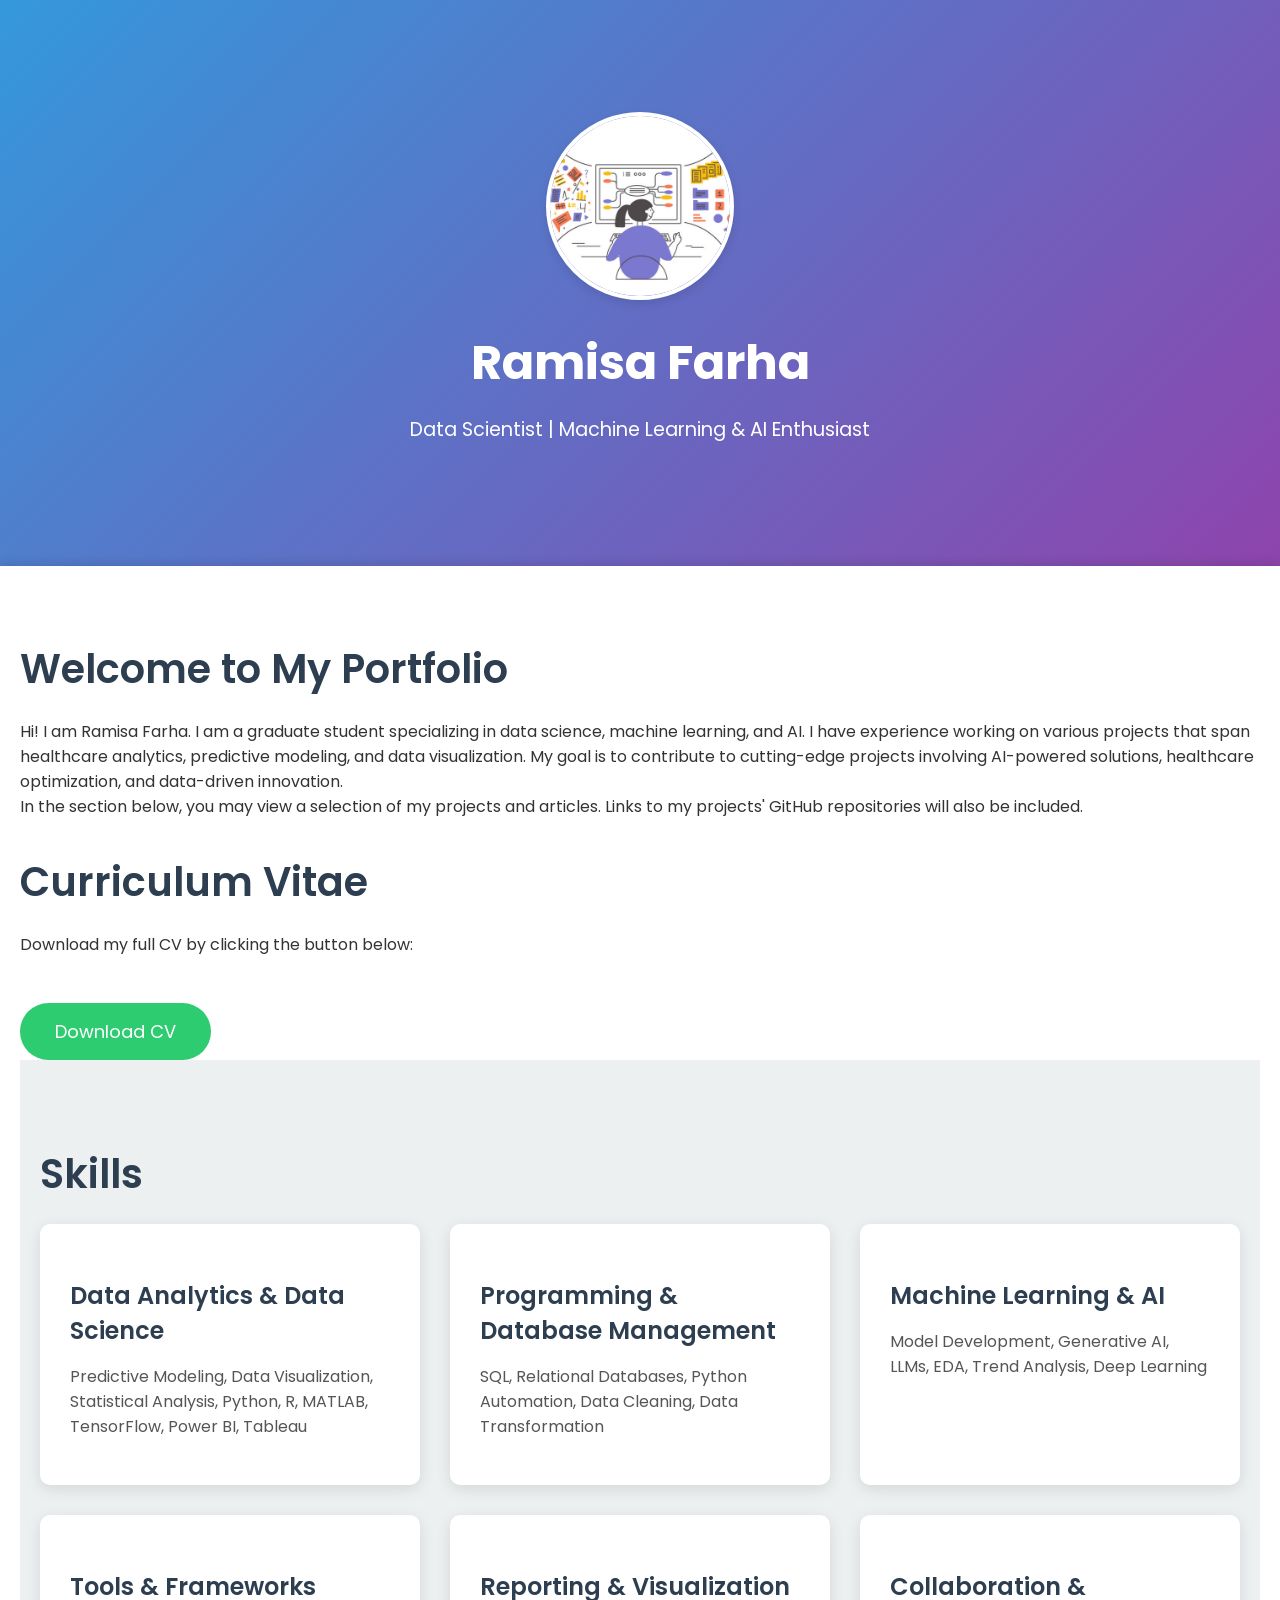
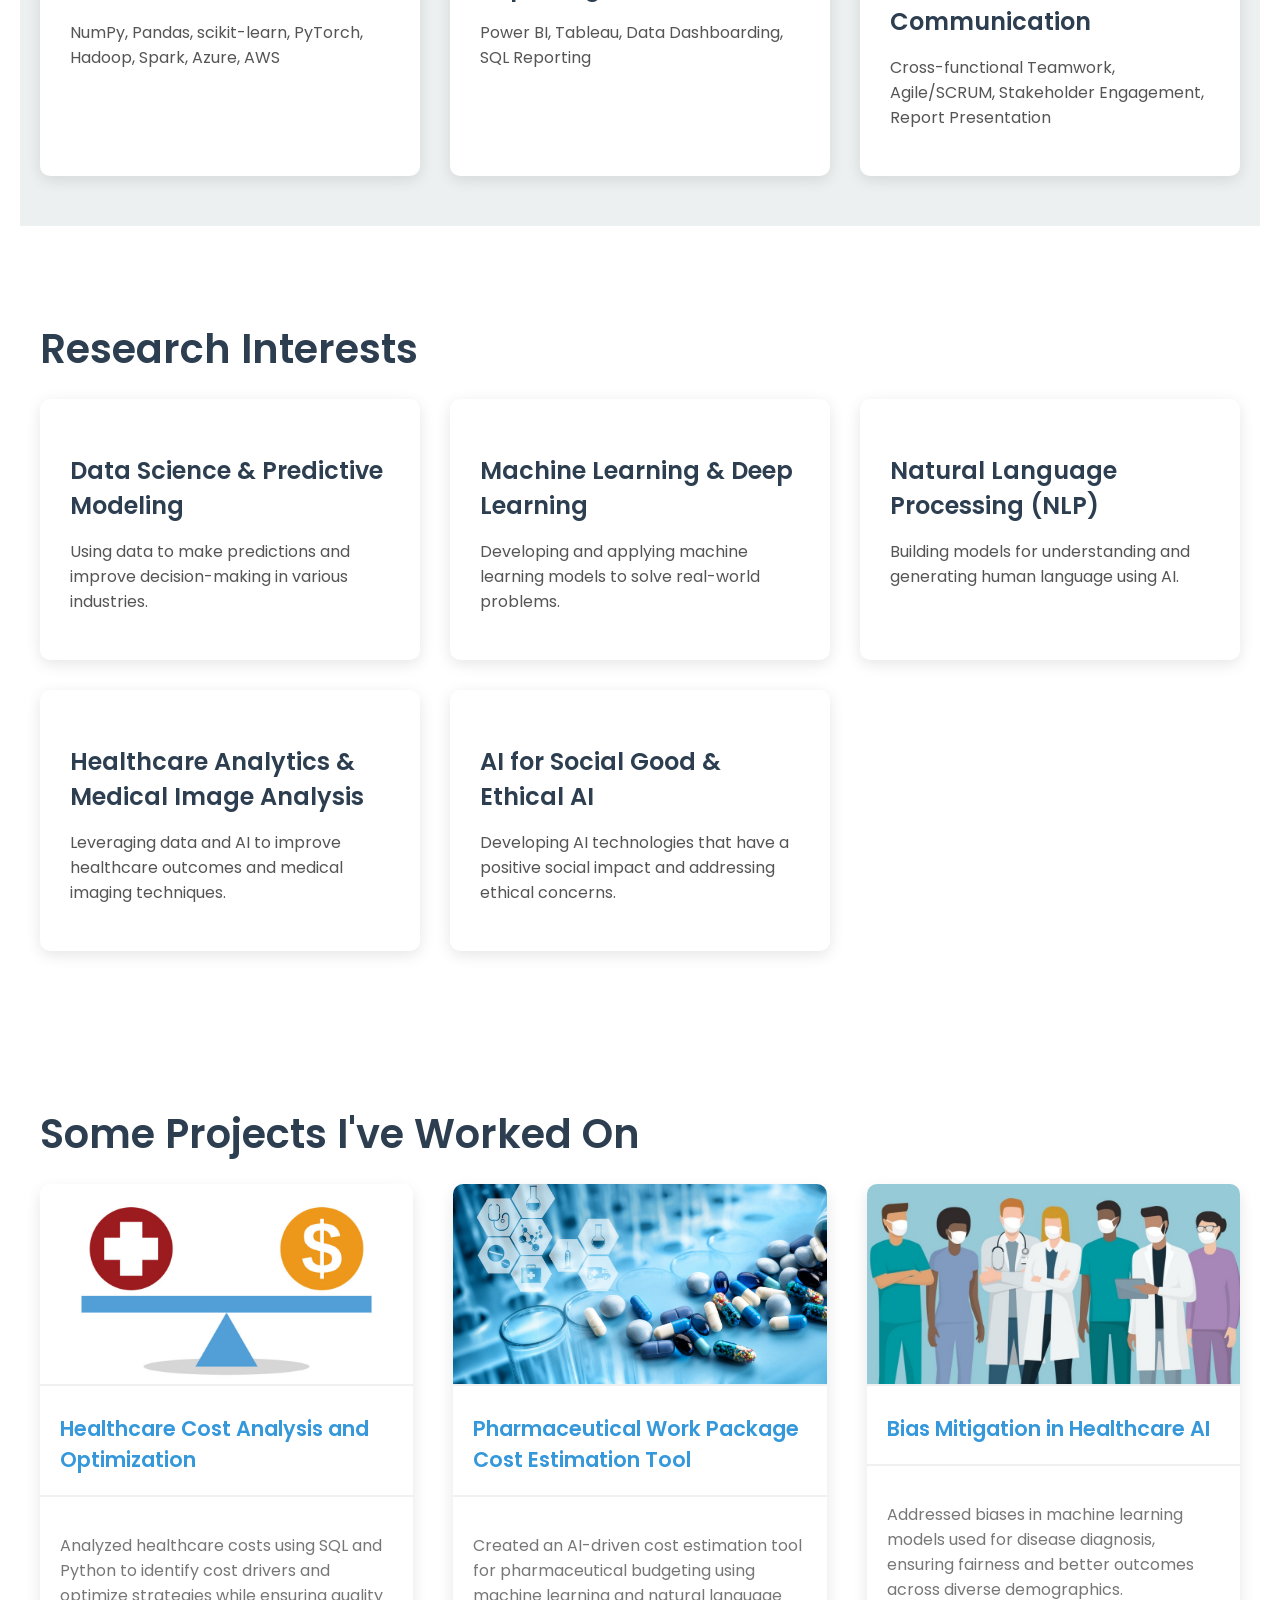
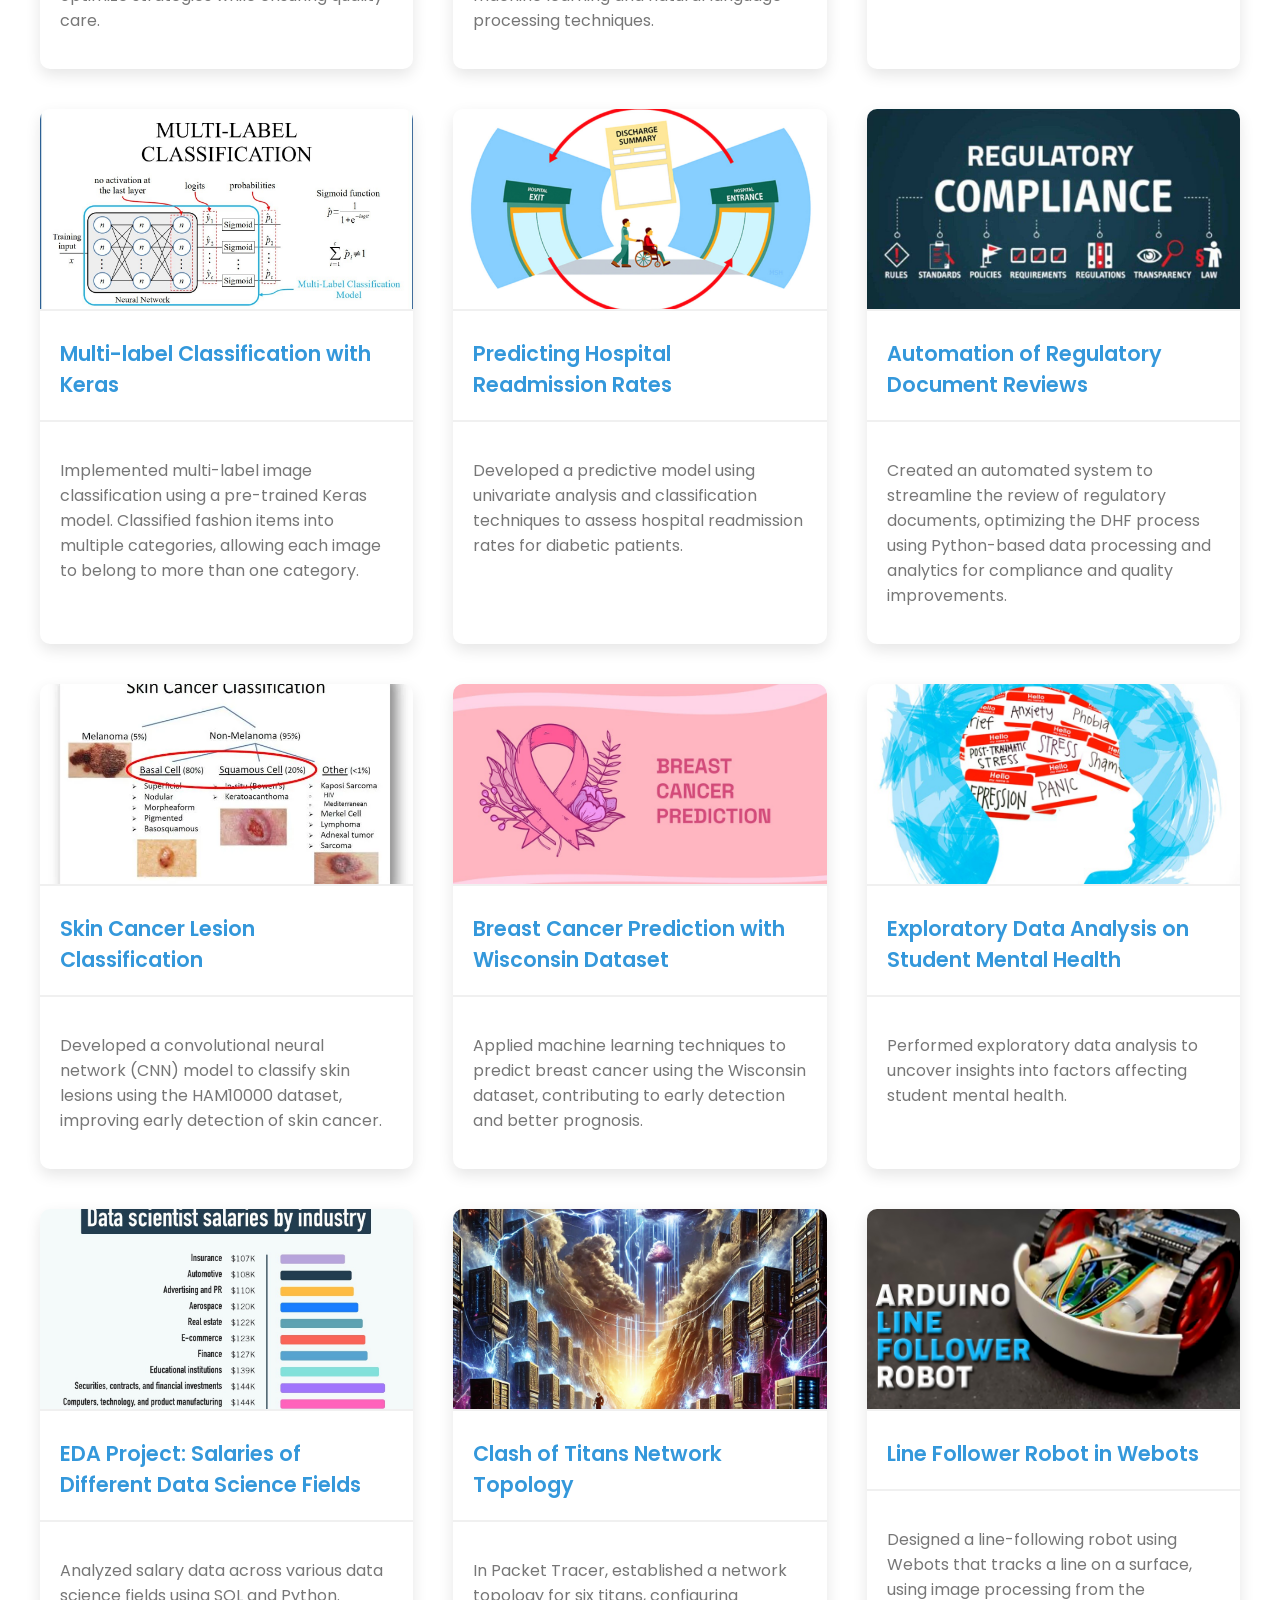
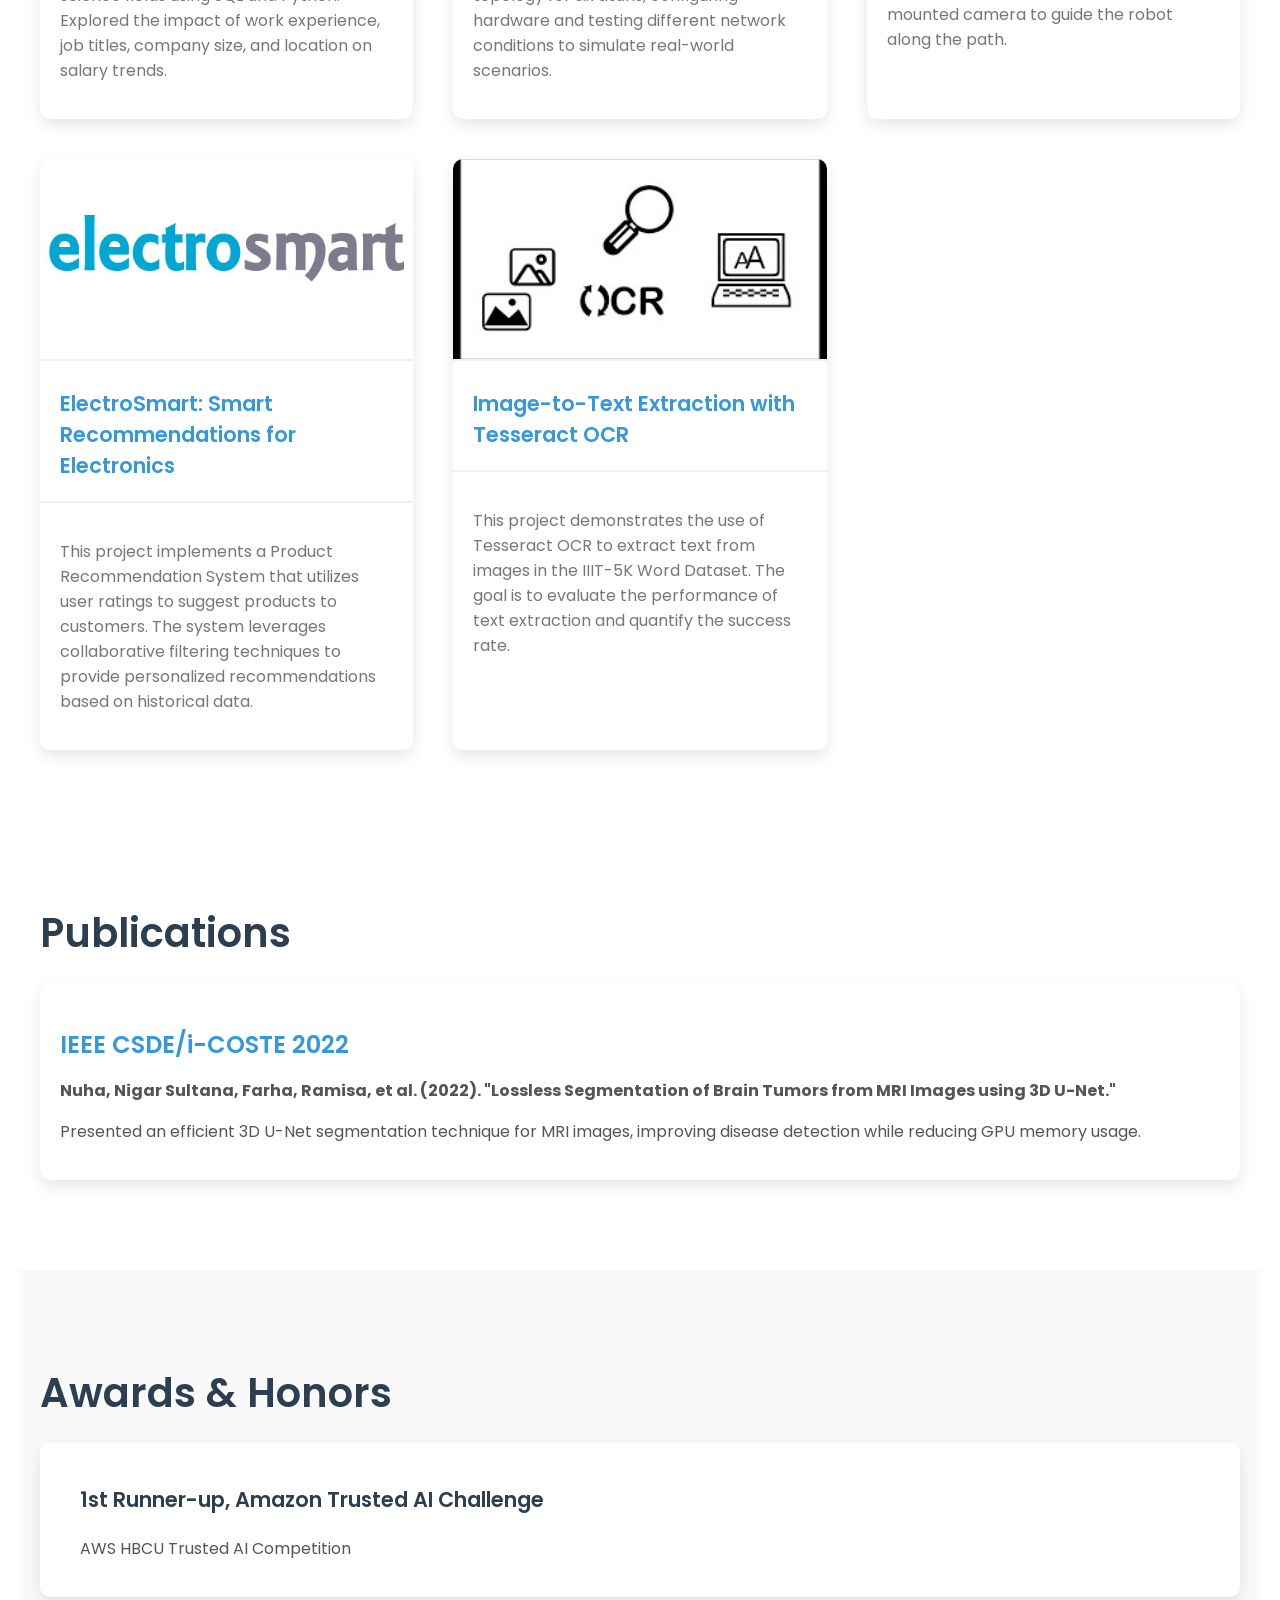
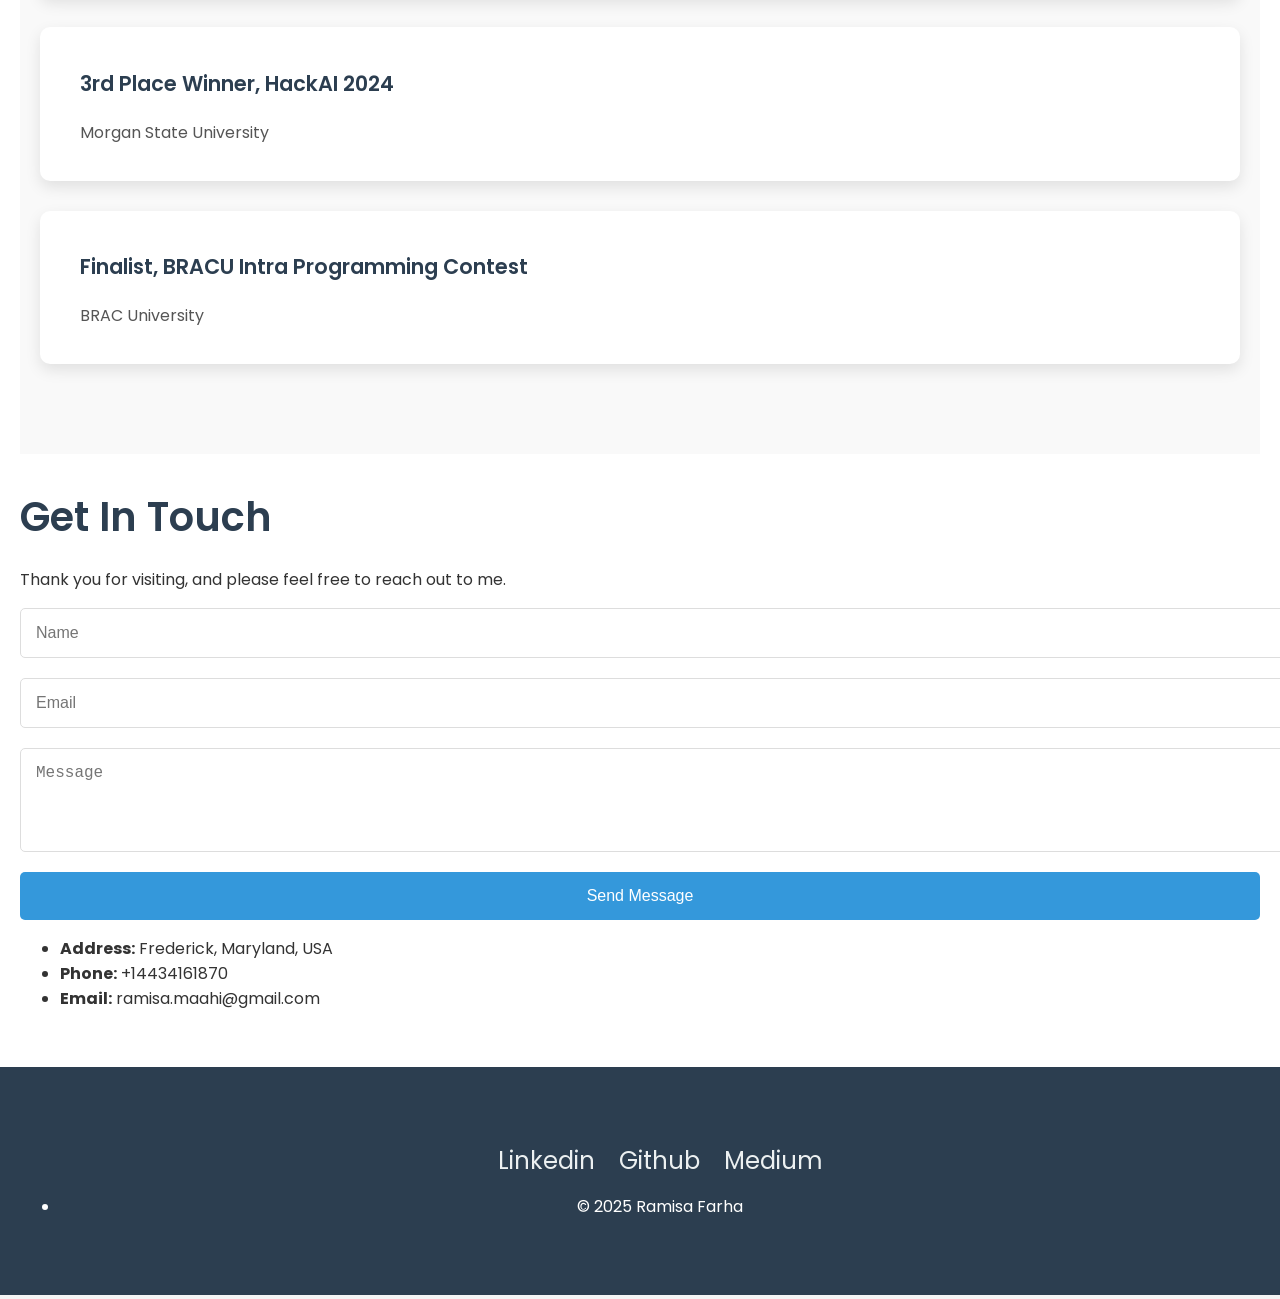
<file: index.html>
<!DOCTYPE HTML>
<html lang="en">
<head>
    <meta charset="UTF-8">
    <meta name="viewport" content="width=device-width, initial-scale=1.0, maximum-scale=1.0, user-scalable=no">
    <title>Ramisa Farha - Portfolio</title>
    
    <!-- Google Fonts -->
    <link href="https://fonts.googleapis.com/css2?family=Poppins:wght@400;500;600&display=swap" rel="stylesheet">
    
    <!-- Main CSS -->
    <link rel="stylesheet" href="assets/css/main.css">
    
    <style>
        /* Global Styles */
        body {
            font-family: 'Poppins', sans-serif;
            background-color: #f5f5f5;
            margin: 0;
            padding: 0;
            box-sizing: border-box;
            color: #333;
        }

        a {
            text-decoration: none;
            color: inherit;
        }

        /* Header Section */
        #header {
            background: linear-gradient(135deg, #3498db, #8e44ad);
            color: #fff;
            padding: 80px 20px;
            text-align: center;
            box-shadow: 0 4px 10px rgba(0, 0, 0, 0.1);
        }

        #header .inner {
            max-width: 1200px;
            margin: 0 auto;
        }

        #header .avatar img {
            border-radius: 50%;
            width: 180px;
            height: 180px;
            object-fit: cover;
            border: 4px solid #fff;
            margin-bottom: 20px;
            box-shadow: 0 4px 10px rgba(0, 0, 0, 0.1);
        }

        #header h1 {
            font-size: 3rem;
            font-weight: 600;
            margin-bottom: 10px;
        }

        #header .profession {
            font-size: 1.4rem;
            font-weight: 400;
        }

        /* Button Style */
        .cv-button {
            display: inline-block;
            padding: 15px 35px;
            background-color: #2ecc71;
            color: #fff;
            font-size: 18px;
            border-radius: 30px;
            transition: all 0.3s ease-in-out;
            margin-top: 30px;
        }

        .cv-button:hover {
            background-color: #27ae60;
            transform: translateY(-5px);
            box-shadow: 0 4px 15px rgba(0, 0, 0, 0.2);
        }

        /* Main Content */
        #main {
            padding: 40px 20px;
            background-color: #fff;
            box-shadow: 0 -4px 10px rgba(0, 0, 0, 0.1);
        }

        /* Section Header */
        h2 {
            font-size: 2.5rem;
            font-weight: 600;
            margin-bottom: 20px;
            color: #2c3e50;
        }

        /* Skills Section */
        #two {
            padding: 50px 20px;
            background-color: #ecf0f1;
        }

        .skill-cards {
            display: grid;
            grid-template-columns: repeat(auto-fill, minmax(300px, 1fr));
            gap: 30px;
        }

        .skill-card {
            background-color: #fff;
            border-radius: 10px;
            box-shadow: 0 4px 15px rgba(0, 0, 0, 0.1);
            padding: 30px;
            transition: all 0.3s ease;
        }

        .skill-card:hover {
            box-shadow: 0 6px 20px rgba(0, 0, 0, 0.2);
        }

        .skill-card h3 {
            font-size: 1.5rem;
            font-weight: 600;
            color: #2c3e50;
            margin-bottom: 10px;
        }

        .skill-card p {
            font-size: 1rem;
            color: #555;
        }

        /* Research Interests Section */
        #three {
            padding: 60px 20px;
        }

        .research-cards {
            display: grid;
            grid-template-columns: repeat(auto-fill, minmax(300px, 1fr));
            gap: 30px;
        }

        .research-card {
            background-color: #fff;
            border-radius: 10px;
            padding: 30px;
            box-shadow: 0 4px 15px rgba(0, 0, 0, 0.1);
            transition: all 0.3s ease;
        }

        .research-card:hover {
            box-shadow: 0 6px 20px rgba(0, 0, 0, 0.2);
        }

        .research-card h3 {
            font-size: 1.5rem;
            font-weight: 600;
            color: #2c3e50;
            margin-bottom: 10px;
        }

        .research-card p {
            font-size: 1rem;
            color: #555;
        }

        /* Projects Section */
        #five {
            padding: 60px 20px;
        }

        .row {
            display: grid;
            grid-template-columns: repeat(auto-fill, minmax(280px, 1fr));
            gap: 40px;
        }

        .work-item {
            background-color: #fff;
            border-radius: 10px;
            box-shadow: 0 6px 15px rgba(0, 0, 0, 0.1);
            overflow: hidden;
            transition: all 0.3s ease;
        }

        .work-item:hover {
            box-shadow: 0 10px 25px rgba(0, 0, 0, 0.2);
        }

        .work-item .image img {
            width: 100%;
            height: 200px;
            object-fit: cover;
            border-bottom: 2px solid #f0f0f0;
        }

        .work-item h3 {
            font-size: 1.3rem;
            font-weight: 600;
            color: #3498db;
            padding: 20px;
            margin: 0;
            border-bottom: 2px solid #f0f0f0;
        }

        .work-item p {
            padding: 20px;
            font-size: 1rem;
            color: #777;
        }

        /* Publications Section */
        #six {
            padding: 60px 20px;
        }

        .publication-item {
            background-color: #fff;
            border-radius: 10px;
            padding: 20px;
            box-shadow: 0 6px 15px rgba(0, 0, 0, 0.1);
            margin-bottom: 30px;
            transition: all 0.3s ease;
        }

        .publication-item:hover {
            box-shadow: 0 10px 25px rgba(0, 0, 0, 0.2);
        }

        .publication-item h3 {
            font-size: 1.5rem;
            color: #2c3e50;
            margin-bottom: 10px;
        }

        .publication-item p {
            font-size: 1rem;
            color: #555;
        }

        .publication-item a {
            color: #3498db;
            font-weight: 600;
        }

        /* Awards Section */
        #seven {
            padding: 60px 20px;
            background-color: #f9f9f9;
        }

        .award-item {
            display: flex;
            align-items: center;
            background-color: #fff;
            border-radius: 10px;
            padding: 20px;
            box-shadow: 0 6px 15px rgba(0, 0, 0, 0.1);
            margin-bottom: 30px;
            transition: all 0.3s ease;
        }

        .award-item:hover {
            box-shadow: 0 10px 25px rgba(0, 0, 0, 0.2);
        }

        .award-item i {
            font-size: 2rem;
            margin-right: 20px;
            color: #3498db;
        }

        .award-item h3 {
            font-size: 1.3rem;
            font-weight: 600;
            color: #2c3e50;
        }

        .award-item p {
            font-size: 1rem;
            color: #555;
            margin-top: 5px;
        }

        /* Footer Section */
        #footer {
            background-color: #2c3e50;
            color: #fff;
            padding: 60px 20px;
            text-align: center;
        }

        .icons li {
            display: inline-block;
            margin: 0 10px;
            font-size: 1.5rem;
        }

        .icons a {
            color: #ecf0f1;
            transition: color 0.3s ease;
        }

        .icons a:hover {
            color: #3498db;
        }

        /* Contact Form */
        .contact-form {
            display: flex;
            flex-direction: column;
            gap: 20px;
            text-align: center;
        }

        .contact-form input, .contact-form textarea {
            padding: 15px;
            font-size: 1rem;
            border-radius: 5px;
            border: 1px solid #ddd;
            width: 100%;
        }

        .contact-form button {
            padding: 15px;
            font-size: 1rem;
            background-color: #3498db;
            color: #fff;
            border: none;
            border-radius: 5px;
            cursor: pointer;
            transition: all 0.3s ease;
        }

        .contact-form button:hover {
            background-color: #2980b9;
        }

        /* Media Queries */
        @media (max-width: 768px) {
            #header h1 {
                font-size: 2.5rem;
            }

            .cv-button {
                padding: 12px 30px;
            }

            .award-item {
                flex-direction: column;
                text-align: center;
            }

            .award-item i {
                margin-bottom: 10px;
            }
        }
    </style>
</head>
<body>

<!-- Header -->
<header id="header">
    <div class="inner">
        <a href="#" class="image avatar">
            <img src="assets/images/Ramisa_Farha_Photo.jpg" alt="Ramisa Farha">
        </a>
        <h1>
            <strong>Ramisa Farha</strong>
            <br>
            <span class="profession">Data Scientist | Machine Learning & AI Enthusiast</span>
        </h1>
    </div>
</header>

<!-- Main Content -->
<div id="main">

    <!-- Introduction Section -->
    <section id="one">
        <header class="major">
            <h2>Welcome to My Portfolio</h2>
        </header>
        <p>
            Hi! I am Ramisa Farha. I am a graduate student specializing in data science, machine learning, and AI. I have experience working on various projects that span healthcare analytics, predictive modeling, and data visualization. My goal is to contribute to cutting-edge projects involving AI-powered solutions, healthcare optimization, and data-driven innovation.
            <br>
            In the section below, you may view a selection of my projects and articles. Links to my projects' GitHub repositories will also be included.
        </p>
    </section>

    <!-- CV Section -->
    <section id="cv">
        <h2>Curriculum Vitae</h2>
        <p>Download my full CV by clicking the button below:</p>
        <a href="assets/CV/Ramisa_Farha_CV.pdf" class="cv-button" download>Download CV</a>
    </section>


    <!-- Skills Section -->
    <section id="two">
        <h2>Skills</h2>
        <div class="skill-cards">
            <div class="skill-card">
                <h3>Data Analytics & Data Science</h3>
                <p>Predictive Modeling, Data Visualization, Statistical Analysis, Python, R, MATLAB, TensorFlow, Power BI, Tableau</p>
            </div>
            <div class="skill-card">
                <h3>Programming & Database Management</h3>
                <p>SQL, Relational Databases, Python Automation, Data Cleaning, Data Transformation</p>
            </div>
            <div class="skill-card">
                <h3>Machine Learning & AI</h3>
                <p>Model Development, Generative AI, LLMs, EDA, Trend Analysis, Deep Learning</p>
            </div>
            <div class="skill-card">
                <h3>Tools & Frameworks</h3>
                <p>NumPy, Pandas, scikit-learn, PyTorch, Hadoop, Spark, Azure, AWS</p>
            </div>
            <div class="skill-card">
                <h3>Reporting & Visualization</h3>
                <p>Power BI, Tableau, Data Dashboarding, SQL Reporting</p>
            </div>
            <div class="skill-card">
                <h3>Collaboration & Communication</h3>
                <p>Cross-functional Teamwork, Agile/SCRUM, Stakeholder Engagement, Report Presentation</p>
            </div>
        </div>
    </section>

    <!-- Research Interests Section -->
    <section id="three">
        <h2>Research Interests</h2>
        <div class="research-cards">
            <div class="research-card">
                <h3>Data Science & Predictive Modeling</h3>
                <p>Using data to make predictions and improve decision-making in various industries.</p>
            </div>
            <div class="research-card">
                <h3>Machine Learning & Deep Learning</h3>
                <p>Developing and applying machine learning models to solve real-world problems.</p>
            </div>
            <div class="research-card">
                <h3>Natural Language Processing (NLP)</h3>
                <p>Building models for understanding and generating human language using AI.</p>
            </div>
            <div class="research-card">
                <h3>Healthcare Analytics & Medical Image Analysis</h3>
                <p>Leveraging data and AI to improve healthcare outcomes and medical imaging techniques.</p>
            </div>
            <div class="research-card">
                <h3>AI for Social Good & Ethical AI</h3>
                <p>Developing AI technologies that have a positive social impact and addressing ethical concerns.</p>
            </div>
        </div>
    </section>

<!-- Projects Section -->
<section id="five">
    <h2>Some Projects I've Worked On</h2>
    <div class="row">
        <!-- Healthcare Cost Analysis and Optimization -->
        <article class="col-6 col-12-xsmall work-item">
            <a href="assets/images/healthcare_cost_analysis.jpg" class="image fit thumb"><img src="assets/images/healthcare_cost_analysis.jpg" alt="Healthcare Cost Analysis" /></a>
            <a href="https://github.com/RamisaFarha/Healthcare-Cost-Analysis-and-Optimization"><h3>Healthcare Cost Analysis and Optimization</h3></a>
            <p>Analyzed healthcare costs using SQL and Python to identify cost drivers and optimize strategies while ensuring quality care.</p>
        </article>

        <!-- Pharmaceutical Work Package Cost Estimation Tool -->
        <article class="col-6 col-12-xsmall work-item">
            <a href="assets/images/pharmaceutical_cost_estimation.jpg" class="image fit thumb"><img src="assets/images/pharmaceutical_cost_estimation.jpg" alt="Pharmaceutical Cost Estimation" /></a>
            <a href="https://github.com/RamisaFarha/Pharmaceutical-Work-Package-Cost-Estimation-Tool"><h3>Pharmaceutical Work Package Cost Estimation Tool</h3></a>
            <p>Created an AI-driven cost estimation tool for pharmaceutical budgeting using machine learning and natural language processing techniques.</p>
        </article>

        <!-- Bias Mitigation in Healthcare AI -->
        <article class="col-6 col-12-xsmall work-item">
            <a href="assets/images/healthcare_ai_bias_mitigation.jpg" class="image fit thumb"><img src="assets/images/healthcare_ai_bias_mitigation.jpg" alt="Healthcare AI Bias Mitigation" /></a>
            <a href="https://github.com/RamisaFarha/Bias-Mitigation-in-Healthcare-AI-Disease-Diagnosis"><h3>Bias Mitigation in Healthcare AI</h3></a>
            <p>Addressed biases in machine learning models used for disease diagnosis, ensuring fairness and better outcomes across diverse demographics.</p>
        </article>

        <!-- Multi-label Classification with Keras -->
        <article class="col-6 col-12-xsmall work-item">
            <a href="assets/images/multi_label_classification.jpg" class="image fit thumb"><img src="assets/images/multi_label_classification.jpg" alt="Multi-label Classification with Keras" /></a>
            <a href="https://github.com/RamisaFarha/Multi-label-Classification-Keras"><h3>Multi-label Classification with Keras</h3></a>
            <p>Implemented multi-label image classification using a pre-trained Keras model. Classified fashion items into multiple categories, allowing each image to belong to more than one category.</p>
        </article>

        <!-- Predicting Hospital Readmission Rates -->
        <article class="col-6 col-12-xsmall work-item">
            <a href="assets/images/hospital_readmission.jpg" class="image fit thumb">
                <img src="assets/images/hospital_readmission.jpg" alt="Hospital Readmission Prediction" />
            </a>
            <a href="https://github.com/RamisaFarha/Predicting-Hospital-Readmission-Rates">
                <h3>Predicting Hospital Readmission Rates</h3>
            </a>
            <p>Developed a predictive model using univariate analysis and classification techniques to assess hospital readmission rates for diabetic patients.</p>
        </article>

        <!-- Automation of Regulatory Document Reviews -->
        <article class="col-6 col-12-xsmall work-item">
            <a href="assets/images/regulatory_document_automation.jpg" class="image fit thumb">
                <img src="assets/images/regulatory_document_automation.jpg" alt="Automation of Regulatory Document Reviews" />
            </a>
            <a href="https://github.com/RamisaFarha/Automation-of-Regulatory-Document-Reviews-in-Pharmaceutical-Development"><h3>Automation of Regulatory Document Reviews</h3></a>
            <p>Created an automated system to streamline the review of regulatory documents, optimizing the DHF process using Python-based data processing and analytics for compliance and quality improvements.</p>
        </article>

        <!-- Skin Cancer Lesion Classification -->
        <article class="col-6 col-12-xsmall work-item">
            <a href="assets/images/skin_cancer_classification.jpg" class="image fit thumb"><img src="assets/images/skin_cancer_classification.jpg" alt="Skin Cancer Classification" /></a>
            <a href="https://github.com/RamisaFarha/Skin-cancer-lesion-classification"><h3>Skin Cancer Lesion Classification</h3></a>
            <p>Developed a convolutional neural network (CNN) model to classify skin lesions using the HAM10000 dataset, improving early detection of skin cancer.</p>
        </article>

        <!-- Breast Cancer Prediction -->
        <article class="col-6 col-12-xsmall work-item">
            <a href="assets/images/breast_cancer_prediction.jpg" class="image fit thumb"><img src="assets/images/breast_cancer_prediction.jpg" alt="Breast Cancer Prediction" /></a>
            <a href="https://github.com/RamisaFarha/Breast-Cancer-Prediction"><h3>Breast Cancer Prediction with Wisconsin Dataset</h3></a>
            <p>Applied machine learning techniques to predict breast cancer using the Wisconsin dataset, contributing to early detection and better prognosis.</p>
        </article>

        <!-- Exploratory Data Analysis on Student Mental Health -->
        <article class="col-6 col-12-xsmall work-item">
            <a href="assets/images/Exploratory Data Analysis on Student Mental Health.jpg" class="image fit thumb"><img src="assets/images/Exploratory Data Analysis on Student Mental Health.jpg" alt="" /></a>
            <a href="https://github.com/RamisaFarha/EDA-on-Student-Mental-Health"><h3>Exploratory Data Analysis on Student Mental Health</h3></a>
            <p>Performed exploratory data analysis to uncover insights into factors affecting student mental health.</p>
        </article>

        <!-- EDA Project: Salaries of Different Data Science Fields -->
        <article class="col-6 col-12-xsmall work-item">
            <a href="assets/images/Data-Analytics-For-Small-Business.jpg" class="image fit thumb"><img src="assets/images/Data-Analytics-For-Small-Business.jpg" alt="" /></a>
            <a href="https://github.com/RamisaFarha/EDA-on-Salaries-of-Different-Data-Science-Fields"><h3>EDA Project: Salaries of Different Data Science Fields</h3></a>
            <p>Analyzed salary data across various data science fields using SQL and Python. Explored the impact of work experience, job titles, company size, and location on salary trends.</p>
        </article>

        <!-- Clash of Titans Network Topology -->
        <article class="col-6 col-12-xsmall work-item">
            <a href="assets/images/clashoftitans.webp" class="image fit thumb"><img src="assets/images/clashoftitans.webp" alt="" /></a>
            <a href="https://github.com/RamisaFarha/Clash-of-Titans"><h3>Clash of Titans Network Topology</h3></a>
            <p>In Packet Tracer, established a network topology for six titans, configuring hardware and testing different network conditions to simulate real-world scenarios.</p>
        </article>

        <!-- Line Follower Robot in Webots -->
        <article class="col-6 col-12-xsmall work-item">
            <a href="assets/images/Line-Follower-Robot.jpg" class="image fit thumb"><img src="assets/images/Line-Follower-Robot.jpg" alt="" /></a>
            <a href="https://github.com/RamisaFarha/Line-Follower-Robot-in-Webots"><h3>Line Follower Robot in Webots</h3></a>
            <p>Designed a line-following robot using Webots that tracks a line on a surface, using image processing from the mounted camera to guide the robot along the path.</p>
        </article>

        <!-- ElectroSmart: Smart Recommendations for Electronics -->
        <article class="col-6 col-12-xsmall work-item">
            <a href="assets/images/electrosmart.jpg" class="image fit thumb">
                <img src="assets/images/electrosmart.jpg" alt="ElectroSmart: Smart Recommendations for Electronics" />
            </a>
            <a href="https://github.com/RamisaFarha/ElectroSmart-Recommendations">
                <h3>ElectroSmart: Smart Recommendations for Electronics</h3>
            </a>
            <p>This project implements a Product Recommendation System that utilizes user ratings to suggest products to customers. The system leverages collaborative filtering techniques to provide personalized recommendations based on historical data.</p>
        </article>

        <!-- Image-to-Text Extraction with Tesseract OCR -->
        <article class="col-6 col-12-xsmall work-item">
            <a href="assets/images/image_to_text_extraction.jpg" class="image fit thumb">
                <img src="assets/images/image_to_text_extraction.jpg" alt="Image-to-Text Extraction with Tesseract OCR" />
            </a>
            <a href="https://github.com/RamisaFarha/Image-to-Text-Extraction-with-Tesseract-OCR">
                <h3>Image-to-Text Extraction with Tesseract OCR</h3>
            </a>
            <p>This project demonstrates the use of Tesseract OCR to extract text from images in the IIIT-5K Word Dataset. The goal is to evaluate the performance of text extraction and quantify the success rate.</p>
        </article>
    </div>
</section>


    <!-- Publications Section -->
    <section id="six">
        <h2>Publications</h2>
        <div class="publication-item">
            <h3><a href="https://ieeexplore.ieee.org/document/10089263" target="_blank">IEEE CSDE/i-COSTE 2022</a></h3>
            <p><strong>Nuha, Nigar Sultana, Farha, Ramisa, et al. (2022). "Lossless Segmentation of Brain Tumors from MRI Images using 3D U-Net."</strong></p>
            <p>Presented an efficient 3D U-Net segmentation technique for MRI images, improving disease detection while reducing GPU memory usage.</p>
        </div>
    </section>

    <!-- Awards Section -->
    <section id="seven">
        <h2>Awards & Honors</h2>
        <div class="award-item">
            <i class="fas fa-trophy"></i>
            <div>
                <h3>1st Runner-up, Amazon Trusted AI Challenge</h3>
                <p>AWS HBCU Trusted AI Competition</p>
            </div>
        </div>
        <div class="award-item">
            <i class="fas fa-medal"></i>
            <div>
                <h3>3rd Place Winner, HackAI 2024</h3>
                <p>Morgan State University</p>
            </div>
        </div>
        <div class="award-item">
            <i class="fas fa-award"></i>
            <div>
                <h3>Finalist, BRACU Intra Programming Contest</h3>
                <p>BRAC University</p>
            </div>
        </div>
    </section>

    <!-- Get In Touch Section -->
     <!-- Get In Touch Section -->
     <section id="nine">
        <h2>Get In Touch</h2>
        <p>Thank you for visiting, and please feel free to reach out to me.</p>
        <div class="contact-form">
            <input type="text" name="name" id="name" placeholder="Name" />
            <input type="email" name="email" id="email" placeholder="Email" />
            <textarea name="message" id="message" placeholder="Message" rows="4"></textarea>
            <button type="submit">Send Message</button>
        </div>
        <ul>
            <li><strong>Address:</strong> Frederick, Maryland, USA</li>
            <li><strong>Phone:</strong> +14434161870</li>
            <li><strong>Email:</strong> <a href="mailto:ramisa.maahi@gmail.com">ramisa.maahi@gmail.com</a></li>
        </ul>
    </section>


</div>

<!-- Footer -->
<footer id="footer">
    <div class="inner">
        <ul class="icons">
            <li><a href="https://www.linkedin.com/in/ramisa-farha/" class="icon brands alt fa-linkedin"><span class="label">Linkedin</span></a></li>
            <li><a href="https://github.com/RamisaFarha" class="icon brands fa-github"><span class="label">Github</span></a></li>
            <li><a href="https://medium.com/@ramisafarha" class="icon brands fa-medium"><span class="label">Medium</span></a></li>
        </ul>
        <ul class="copyright">
            <li>&copy; 2025 Ramisa Farha</li>
        </ul>
    </div>
</footer>

<!-- Scripts -->
<script src="assets/js/jquery.min.js"></script>
<script src="assets/js/main.js"></script>

</body>
</html>
</file>
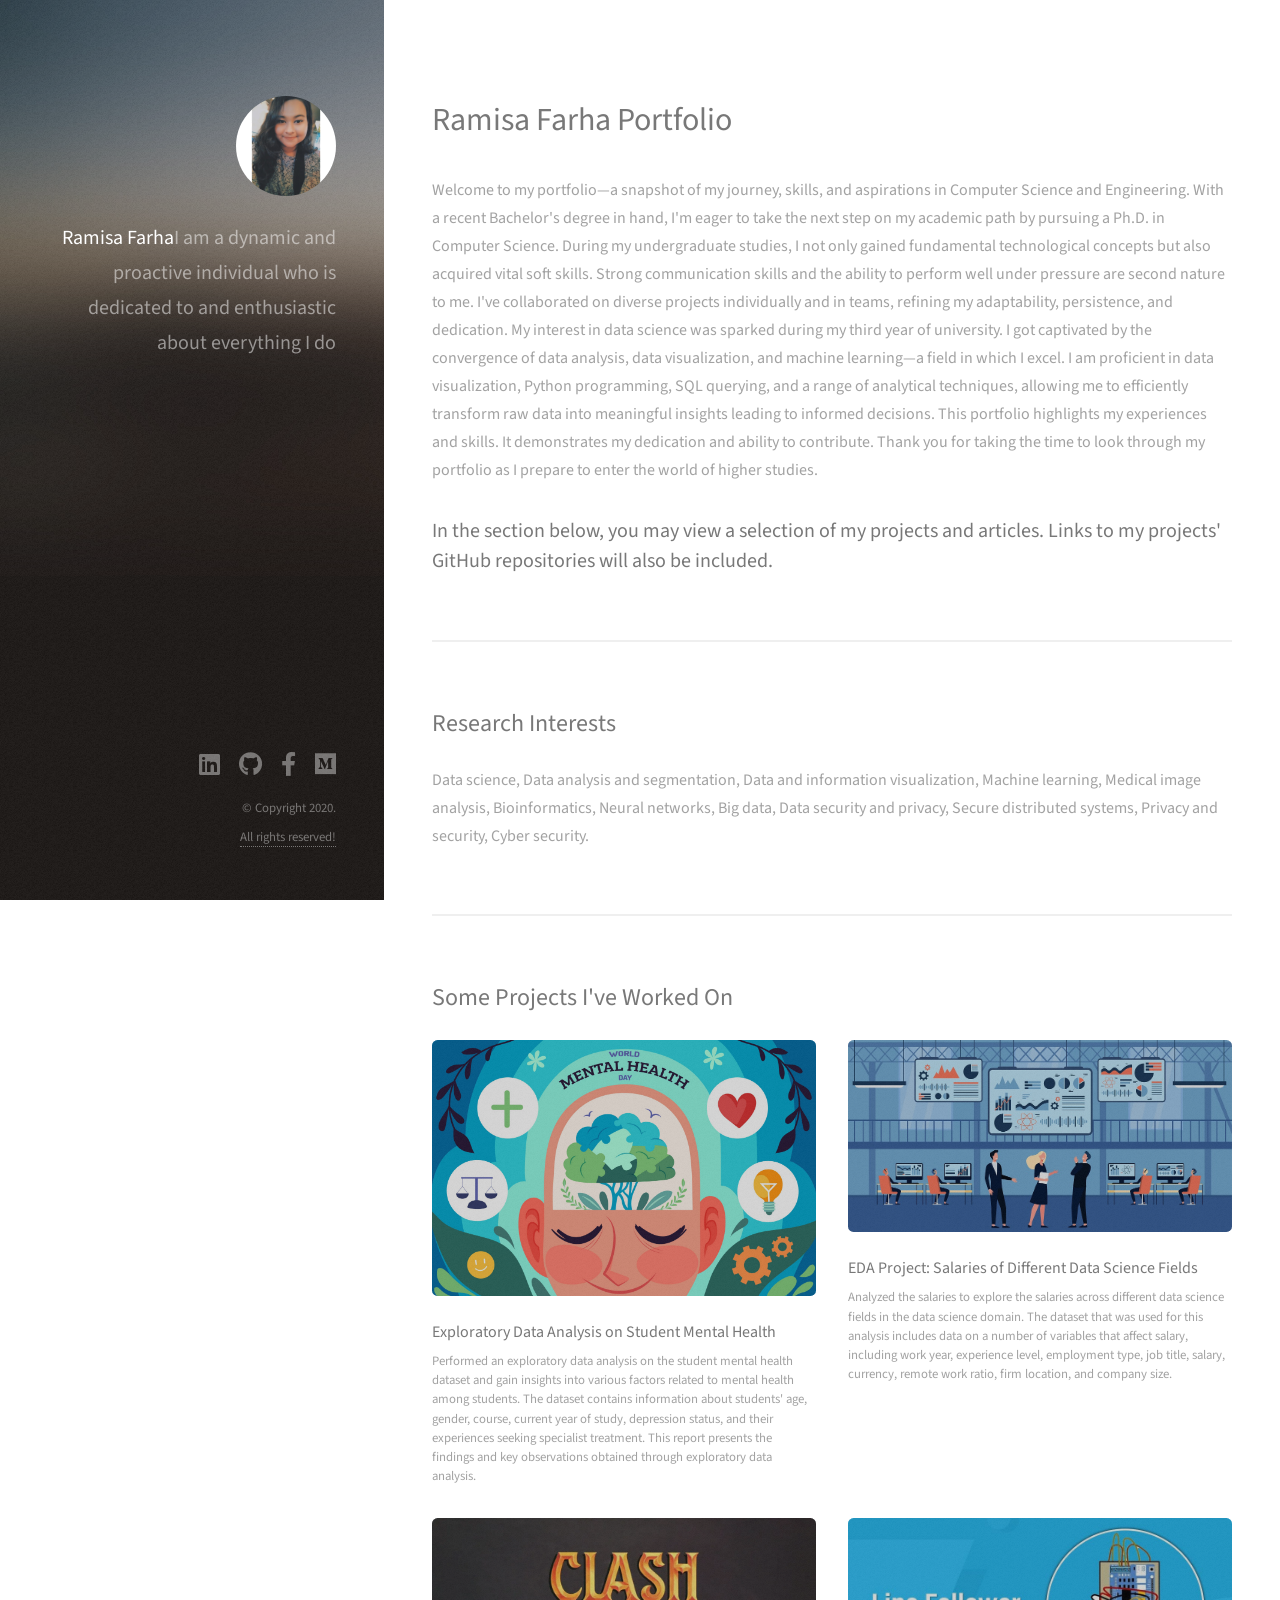
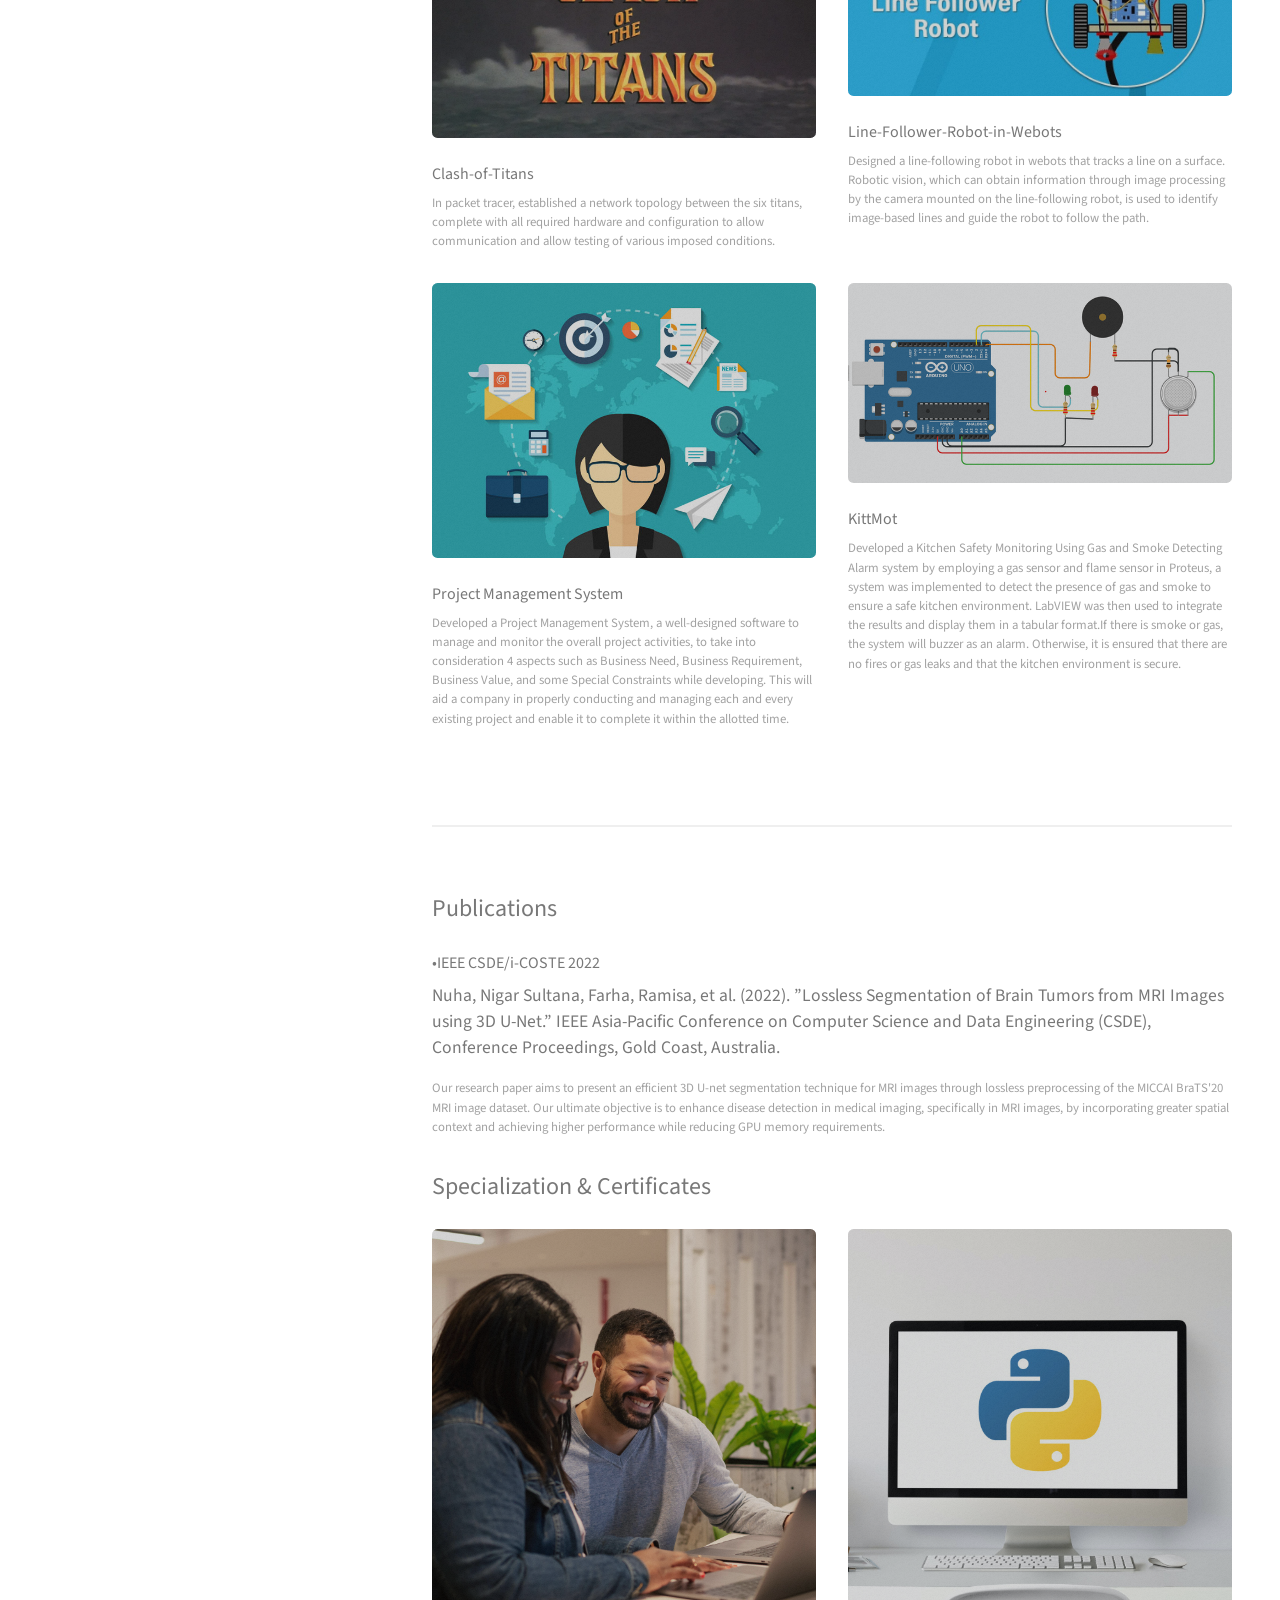
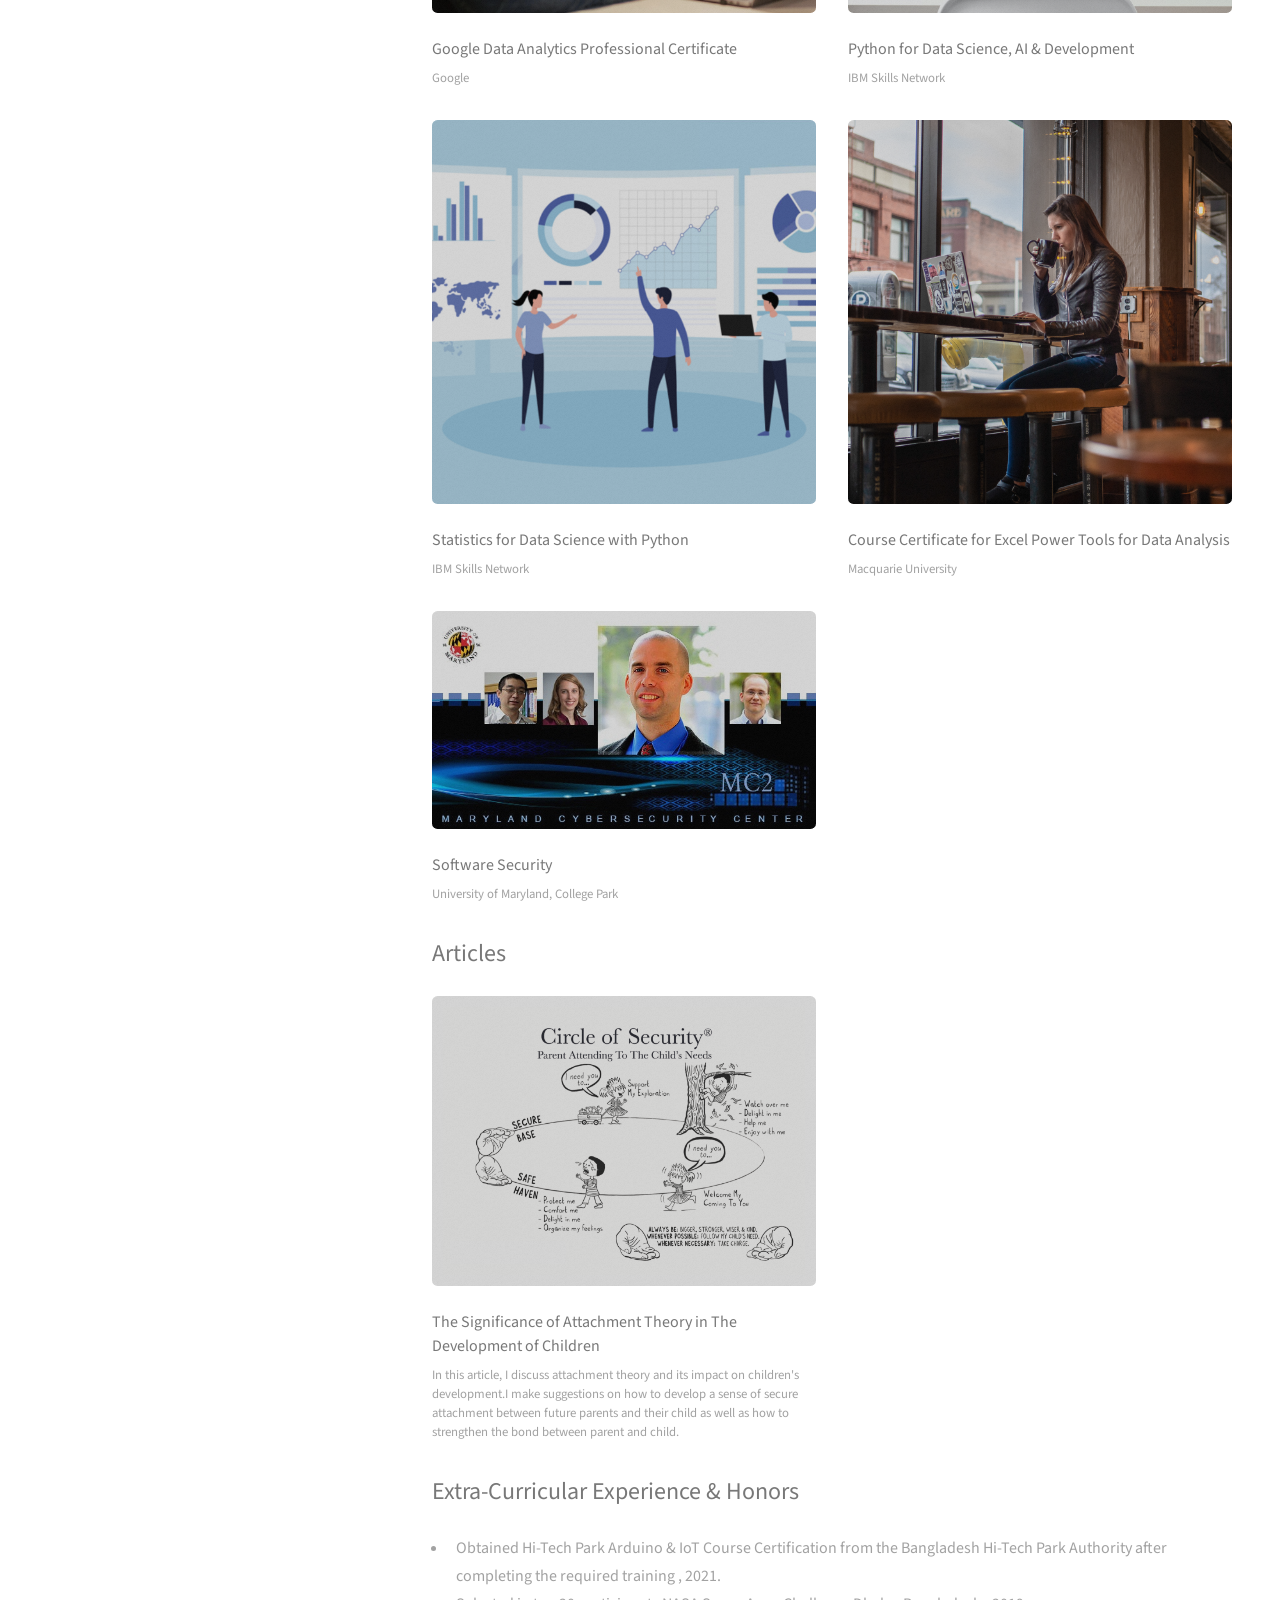
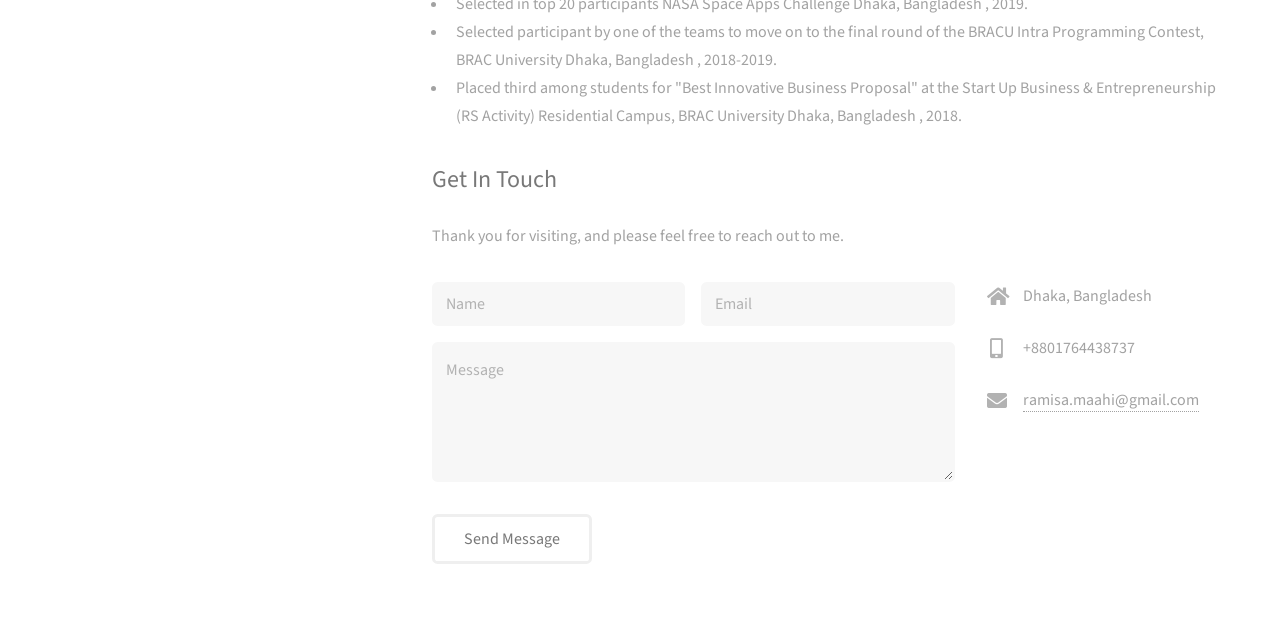
<file: portfolio/index.html>
<!DOCTYPE HTML>
<!--
	Strata by HTML5 UP
	html5up.net | @ajlkn
	Free for personal and commercial use under the CCA 3.0 license (html5up.net/license)
-->
<html>
	<head>
		<title>Strata by HTML5 UP</title>
		<meta charset="utf-8" />
		<meta name="viewport" content="width=device-width, initial-scale=1, user-scalable=no" />
		<link rel="stylesheet" href="assets/css/main.css" />
	</head>
	<body class="is-preload">

		<!-- Header -->
			<header id="header">
				<div class="inner">
					<a href="#" class="image avatar"><img src="images/Ramisa Farha Photo.jpg" alt="" /></a>
					<h1><strong>Ramisa Farha</strong><br />I am a dynamic and proactive individual who is dedicated to and enthusiastic about 
						everything I do</h1>
				</div>
			</header>

		<!-- Main -->
			<div id="main">

				<!-- One -->
					<section id="one">
						<header class="major">
							<h2>Ramisa Farha Portfolio</h2>
						</header>
						<p> Welcome to my portfolio—a snapshot of my journey, skills, and aspirations in Computer Science and Engineering. With a recent Bachelor's degree in hand, I'm eager to take the next step on my academic path by pursuing a Ph.D. in Computer Science.
							During my undergraduate studies, I not only gained fundamental technological concepts but also acquired vital soft skills. Strong communication skills and the ability to perform well under pressure are second nature to me. I've collaborated on diverse projects individually and in teams, refining my adaptability, persistence, and dedication.
							My interest in data science was sparked during my third year of university. I got captivated by the convergence of data analysis, data visualization, and machine learning—a field in which I excel. I am proficient in data visualization, Python programming, SQL querying, and a range of analytical techniques, allowing me to efficiently transform raw data into meaningful insights leading to informed decisions.
							This portfolio highlights my experiences and skills. It demonstrates my dedication and ability to contribute. Thank you for taking the time to look through my portfolio as I prepare to enter the world of higher studies.
							 </p>
							<h3>In the section below, you may view a selection of my projects and articles. Links to my projects' GitHub repositories will also be included.</h3>
							<!--
						<ul class="actions">
							<li><a href="#" class="button">Learn More</a></li>
						</ul>-->
					</section>
                <!-- Two -->
                    <section id="two">
		                <h2>Research Interests</h2>
	                    </header>
	                    <p> Data science, Data analysis and segmentation, Data and information visualization, Machine learning, Medical image analysis,
		                Bioinformatics, Neural networks, Big data, Data security and privacy, Secure distributed systems, Privacy and security,
		                Cyber security. </p>
                    </section>
				<!-- Three -->
					<section id="three">
						<h2>Some Projects I've Worked On</h2>
						<div class="row">
							<article class="col-6 col-12-xsmall work-item">
								<a href="images/7761089-scaled.jpg" class="image fit thumb"><img src="images/7761089-scaled.jpg" alt="" /></a>
								<a href="https://github.com/RamisaFarha/EDA-on-Student-Mental-Health"><h3>Exploratory Data Analysis on Student Mental Health</h3></a>
								<p>Performed an exploratory data analysis on the student mental health dataset and gain insights into various factors related to mental health among students. The dataset contains information about students' age, gender, course, current year of study, depression status, and their experiences seeking specialist treatment. This report presents the findings and key observations obtained through exploratory data analysis.</p>
							</article>
							<article class="col-6 col-12-xsmall work-item">
								<a href="images/Data-Analytics-For-Small-Business.jpg" class="image fit thumb"><img src="images/Data-Analytics-For-Small-Business.jpg" alt="" /></a>
								<a href="https://github.com/RamisaFarha/EDA-on-Salaries-of-Different-Data-Science-Fields"><h3>EDA Project: Salaries of Different Data Science Fields</h3></a>
								<p>Analyzed the salaries to explore the salaries across different data science fields in the data science domain. The dataset that was used for this analysis includes data on a number of variables that affect salary, including work year, experience level, employment type, job title, salary, currency, remote work ratio, firm location, and company size.</p>
							</article>
							<article class="col-6 col-12-xsmall work-item">
								<a href="images/clashoftitans.webp" class="image fit thumb"><img src="images/clashoftitans.webp" alt="" /></a>
								<a href="https://github.com/RamisaFarha/Clash-of-Titans"><h3>Clash-of-Titans</h3></a>
								<p>In packet tracer, established a network topology between the six titans, complete with all required hardware and configuration to allow communication and allow testing of various imposed conditions.</p>
							</article>
							<article class="col-6 col-12-xsmall work-item">
								<a href="images/Line-Follower-Robot.jpg" class="image fit thumb"><img src="images/Line-Follower-Robot.jpg" alt="" /></a>
								<a href=https://github.com/RamisaFarha/Line-Follower-Robot-in-Webots><h3>Line-Follower-Robot-in-Webots</h3></a>
								<p>Designed a line-following robot in webots that tracks a line on a surface. Robotic vision, which can obtain information through image processing by the camera mounted on the line-following robot, is used to identify image-based lines and guide the robot to follow the path.</p>
							</article>
							<article class="col-6 col-12-xsmall work-item">
								<a href="images/3-project-management-software.jpg" class="image fit thumb"><img src="images/3-project-management-software.jpg" alt="" /></a>
								<a href="https://github.com/RamisaFarha/Project-Management-System"><h3>Project Management System</h3></a> 
								<p>Developed a Project Management System, a well-designed software to manage and monitor the overall project activities, to take into consideration 4 aspects such as Business Need, Business Requirement, Business Value, and some Special Constraints while developing. This will aid a company in properly conducting and managing each and every existing project and enable it to complete it within the allotted time.								</p>
							</article>
							<article class="col-6 col-12-xsmall work-item">
								<a href="images/gas-660x344.png" class="image fit thumb"><img src="images/gas-660x344.png" alt="" /></a>
								<a href="https://github.com/RamisaFarha/Arduino-Project-KittMot"><h3>KittMot</h3></a>
								<p>Developed a Kitchen Safety Monitoring Using Gas and Smoke Detecting Alarm system by employing a gas sensor and flame sensor in Proteus, a system was implemented to 
									detect the presence of gas and smoke to ensure a safe kitchen environment. LabVIEW 
									was then used to integrate the results and display them in a tabular format.If there is 
									smoke or gas, the system will buzzer as an alarm. Otherwise, it is ensured that there 
									are no fires or gas leaks and that the kitchen environment is secure.</p>
							</article>
							<!--
							<article class="col-6 col-12-xsmall work-item">
								<a href="images/fulls/06.jpg" class="image fit thumb"><img src="images/thumbs/06.jpg" alt="" /></a>
								<h3>Risus ornare lacinia</h3>
								<p>Project Management System</p>
							</article>
						</div>
						<ul class="actions">
							<li><a href="#" class="button">Full Portfolio</a></li>
						</ul>
					    -->
					</section>
				<!-- Four -->	
				<section id="four">
					<h2>Publications</h2>
						<article class="col-6 col-12-xsmall work-item">
							<a href="https://ieeexplore.ieee.org/document/10089263"><h3>•IEEE CSDE/i-COSTE 2022 </h3><h4> Nuha, Nigar Sultana, Farha, Ramisa, et al. (2022). ”Lossless Segmentation of Brain
								Tumors from MRI Images using 3D U-Net.” IEEE Asia-Pacific Conference on Computer Science and Data Engineering
								(CSDE), Conference Proceedings, Gold Coast, Australia.</h4></a>
							<p>Our research paper aims to present an efficient 3D U-net segmentation technique for MRI images through lossless preprocessing of the MICCAI BraTS'20 MRI image dataset. Our ultimate objective is to enhance disease detection in medical imaging, specifically in MRI images, by incorporating greater spatial context and achieving higher performance while reducing GPU memory requirements.</p>
						</article>
                <!-- Five -->	
				<section id="five">
					<h2>Specialization & Certificates</h2>
					<div class="row">
						<article class="col-6 col-12-xsmall work-item">
							<a href="images/datavisu.png" class="image fit thumb"><img src="images/datavisu.png" alt="" /></a>
							<a href="https://coursera.org/share/c26ca523d0bcbf0d80cb830e10c942fb"><h3>Google Data Analytics Professional Certificate</h3></a>
							<p>Google</p>
						</article>
						<article class="col-6 col-12-xsmall work-item">
							<a href="images/Python-Image.jpg" class="image fit thumb"><img src="images/Python-Image.jpg" alt="" /></a>
							<a href="#"><h3>Python for Data Science, AI & Development</h3></a>
							<p>IBM Skills Network</p>
						</article>
						<article class="col-6 col-12-xsmall work-item">
							<a href="images/stats_im.png" class="image fit thumb"><img src="images/stats_im.png" alt="" /></a>
							<a href="#"><h3>Statistics for Data Science with Python</h3></a>
							<p>IBM Skills Network</p>
						</article>
						<article class="col-6 col-12-xsmall work-item">
							<a href="images/certs_squareresize2.png" class="image fit thumb"><img src="images/certs_squareresize2.png" alt="" /></a>
							<a href="#"><h3>Course Certificate for Excel Power Tools for Data Analysis</h3></a>
							<p>Macquarie University</p>
						</article>
						<article class="col-6 col-12-xsmall work-item">
							<a href="images/CYBER_hicks.jpg" class="image fit thumb"><img src="images/CYBER_hicks.jpg" alt="" /></a>
							<a href="https://coursera.org/share/d2133edcd1758eb1db8a303753908951"><h3>Software Security</h3></a>
							<p>University of Maryland, College Park</p>
						</article>
					</section>	
				<!-- Six -->	
				<section id="six">
					<h2>Articles</h2>
					<div class="row">
						<article class="col-6 col-12-xsmall work-item">
							<a href="images/toddler-diagram.png" class="image fit thumb"><img src="images/toddler-diagram.png" alt="" /></a>
							<a href="https://medium.com/p/c122eec1b3c8"><h3>The Significance of Attachment Theory in The Development of Children</h3></a>
							<p>In this article, I discuss attachment theory and its impact on children's development.I make suggestions on how to develop a sense of secure attachment between future parents and their child as well as how to strengthen the bond between parent and child.</p>
						</article>	
				<!-- Seven -->	
				<section id="seven">
					<h2>Extra-Curricular Experience & Honors</h2>
					<div >
						<article class="col-6 col-12-xsmall work-item">
							<ul>
							<li>Obtained Hi-Tech Park Arduino & IoT Course Certification from the Bangladesh Hi-Tech Park Authority after completing the required training , 2021.</li>
							<li>Selected in top 20 participants NASA Space Apps Challenge Dhaka, Bangladesh , 2019.</li>	
							<li>Selected  participant by one of the teams to move on to the final round of the BRACU Intra Programming Contest, BRAC University Dhaka, Bangladesh , 2018-2019.</li>
						    <li>Placed third among students for "Best Innovative Business Proposal" at the Start Up Business & Entrepreneurship (RS Activity) Residential Campus, BRAC University Dhaka, Bangladesh , 2018.</li>
						    </ul>
					    </article>	

						<!-- 
						<article class="col-6 col-12-xsmall work-item">
							<a href="images/fulls/01.jpg" class="image fit thumb"><img src="images/thumbs/01.jpg" alt="" /></a>
							<h3>Magna sed consequat tempus</h3>
							<p>Lorem ipsum dolor sit amet nisl sed nullam feugiat.</p>
						</article>
						<article class="col-6 col-12-xsmall work-item">
							<a href="images/fulls/02.jpg" class="image fit thumb"><img src="images/thumbs/02.jpg" alt="" /></a>
							<h3>Ultricies lacinia interdum</h3>
							<p>Lorem ipsum dolor sit amet nisl sed nullam feugiat.</p>
						</article>
						-->
					</section>		
				<!-- Eight -->
					<section id="eight">
						<h2>Get In Touch</h2>
						<p>Thank you for visiting, and please feel free to reach out to me.</p>
						<div class="row">
							<div class="col-8 col-12-small">
								<form method="post" action="#">
									<div class="row gtr-uniform gtr-50">
										<div class="col-6 col-12-xsmall"><input type="text" name="name" id="name" placeholder="Name" /></div>
										<div class="col-6 col-12-xsmall"><input type="email" name="email" id="email" placeholder="Email" /></div>
										<div class="col-12"><textarea name="message" id="message" placeholder="Message" rows="4"></textarea></div>
									</div>
								</form>
								<ul class="actions">
									<li><input type="submit" value="Send Message" /></li>
								</ul>
							</div>
							<div class="col-4 col-12-small">
								<ul class="labeled-icons">
									<li>
										<h3 class="icon solid fa-home"><span class="label">Address</span></h3>
										Dhaka, Bangladesh<br />
									</li>
									<li>
										<h3 class="icon solid fa-mobile-alt"><span class="label">Phone</span></h3>
										+8801764438737
									</li>
									<li>
										<h3 class="icon solid fa-envelope"><span class="label">Email</span></h3>
										<a href="#">ramisa.maahi@gmail.com</a>
									</li>
								</ul>
							</div>
						</div>
					</section>
				<!-- Four -->
				<!--
					<section id="four">
						<h2>Elements</h2>

						<section>
							<h4>Text</h4>
							<p>This is <b>bold</b> and this is <strong>strong</strong>. This is <i>italic</i> and this is <em>emphasized</em>.
							This is <sup>superscript</sup> text and this is <sub>subscript</sub> text.
							This is <u>underlined</u> and this is code: <code>for (;;) { ... }</code>. Finally, <a href="#">this is a link</a>.</p>
							<hr />
							<header>
								<h4>Heading with a Subtitle</h4>
								<p>Lorem ipsum dolor sit amet nullam id egestas urna aliquam</p>
							</header>
							<p>Nunc lacinia ante nunc ac lobortis. Interdum adipiscing gravida odio porttitor sem non mi integer non faucibus ornare mi ut ante amet placerat aliquet. Volutpat eu sed ante lacinia sapien lorem accumsan varius montes viverra nibh in adipiscing blandit tempus accumsan.</p>
							<header>
								<h5>Heading with a Subtitle</h5>
								<p>Lorem ipsum dolor sit amet nullam id egestas urna aliquam</p>
							</header>
							<p>Nunc lacinia ante nunc ac lobortis. Interdum adipiscing gravida odio porttitor sem non mi integer non faucibus ornare mi ut ante amet placerat aliquet. Volutpat eu sed ante lacinia sapien lorem accumsan varius montes viverra nibh in adipiscing blandit tempus accumsan.</p>
							<hr />
							<h2>Heading Level 2</h2>
							<h3>Heading Level 3</h3>
							<h4>Heading Level 4</h4>
							<h5>Heading Level 5</h5>
							<h6>Heading Level 6</h6>
							<hr />
							<h5>Blockquote</h5>
							<blockquote>Fringilla nisl. Donec accumsan interdum nisi, quis tincidunt felis sagittis eget tempus euismod. Vestibulum ante ipsum primis in faucibus vestibulum. Blandit adipiscing eu felis iaculis volutpat ac adipiscing accumsan faucibus. Vestibulum ante ipsum primis in faucibus lorem ipsum dolor sit amet nullam adipiscing eu felis.</blockquote>
							<h5>Preformatted</h5>
							<pre><code>i = 0;

while (!deck.isInOrder()) {
print 'Iteration ' + i;
deck.shuffle();
i++;
}

print 'It took ' + i + ' iterations to sort the deck.';</code></pre>
						</section>

						<section>
							<h4>Lists</h4>
							<div class="row">
								<div class="col-6 col-12-xsmall">
									<h5>Unordered</h5>
									<ul>
										<li>Dolor pulvinar etiam magna etiam.</li>
										<li>Sagittis adipiscing lorem eleifend.</li>
										<li>Felis enim feugiat dolore viverra.</li>
									</ul>
									<h5>Alternate</h5>
									<ul class="alt">
										<li>Dolor pulvinar etiam magna etiam.</li>
										<li>Sagittis adipiscing lorem eleifend.</li>
										<li>Felis enim feugiat dolore viverra.</li>
									</ul>
								</div>
								<div class="col-6 col-12-xsmall">
									<h5>Ordered</h5>
									<ol>
										<li>Dolor pulvinar etiam magna etiam.</li>
										<li>Etiam vel felis at lorem sed viverra.</li>
										<li>Felis enim feugiat dolore viverra.</li>
										<li>Dolor pulvinar etiam magna etiam.</li>
										<li>Etiam vel felis at lorem sed viverra.</li>
										<li>Felis enim feugiat dolore viverra.</li>
									</ol>
									<h5>Icons</h5>
									<ul class="icons">
										<li><a href="#" class="icon brands fa-twitter"><span class="label">Twitter</span></a></li>
										<li><a href="#" class="icon brands fa-facebook-f"><span class="label">Facebook</span></a></li>
										<li><a href="#" class="icon brands fa-instagram"><span class="label">Instagram</span></a></li>
										<li><a href="#" class="icon brands fa-github"><span class="label">Github</span></a></li>
										<li><a href="#" class="icon brands fa-dribbble"><span class="label">Dribbble</span></a></li>
										<li><a href="#" class="icon brands fa-tumblr"><span class="label">Tumblr</span></a></li>
									</ul>
								</div>
							</div>
							<h5>Actions</h5>
							<ul class="actions">
								<li><a href="#" class="button primary">Default</a></li>
								<li><a href="#" class="button">Default</a></li>
							</ul>
							<ul class="actions small">
								<li><a href="#" class="button primary small">Small</a></li>
								<li><a href="#" class="button small">Small</a></li>
							</ul>
							<div class="row">
								<div class="col-6 col-12-small">
									<ul class="actions stacked">
										<li><a href="#" class="button primary">Default</a></li>
										<li><a href="#" class="button">Default</a></li>
									</ul>
								</div>
								<div class="col-6 col-12-small">
									<ul class="actions stacked">
										<li><a href="#" class="button primary small">Small</a></li>
										<li><a href="#" class="button small">Small</a></li>
									</ul>
								</div>
								<div class="col-6 col-12-small">
									<ul class="actions stacked">
										<li><a href="#" class="button primary fit">Default</a></li>
										<li><a href="#" class="button fit">Default</a></li>
									</ul>
								</div>
								<div class="col-6 col-12-small">
									<ul class="actions stacked">
										<li><a href="#" class="button primary small fit">Small</a></li>
										<li><a href="#" class="button small fit">Small</a></li>
									</ul>
								</div>
							</div>
						</section>

						<section>
							<h4>Table</h4>
							<h5>Default</h5>
							<div class="table-wrapper">
								<table>
									<thead>
										<tr>
											<th>Name</th>
											<th>Description</th>
											<th>Price</th>
										</tr>
									</thead>
									<tbody>
										<tr>
											<td>Item One</td>
											<td>Ante turpis integer aliquet porttitor.</td>
											<td>29.99</td>
										</tr>
										<tr>
											<td>Item Two</td>
											<td>Vis ac commodo adipiscing arcu aliquet.</td>
											<td>19.99</td>
										</tr>
										<tr>
											<td>Item Three</td>
											<td> Morbi faucibus arcu accumsan lorem.</td>
											<td>29.99</td>
										</tr>
										<tr>
											<td>Item Four</td>
											<td>Vitae integer tempus condimentum.</td>
											<td>19.99</td>
										</tr>
										<tr>
											<td>Item Five</td>
											<td>Ante turpis integer aliquet porttitor.</td>
											<td>29.99</td>
										</tr>
									</tbody>
									<tfoot>
										<tr>
											<td colspan="2"></td>
											<td>100.00</td>
										</tr>
									</tfoot>
								</table>
							</div>

							<h5>Alternate</h5>
							<div class="table-wrapper">
								<table class="alt">
									<thead>
										<tr>
											<th>Name</th>
											<th>Description</th>
											<th>Price</th>
										</tr>
									</thead>
									<tbody>
										<tr>
											<td>Item One</td>
											<td>Ante turpis integer aliquet porttitor.</td>
											<td>29.99</td>
										</tr>
										<tr>
											<td>Item Two</td>
											<td>Vis ac commodo adipiscing arcu aliquet.</td>
											<td>19.99</td>
										</tr>
										<tr>
											<td>Item Three</td>
											<td> Morbi faucibus arcu accumsan lorem.</td>
											<td>29.99</td>
										</tr>
										<tr>
											<td>Item Four</td>
											<td>Vitae integer tempus condimentum.</td>
											<td>19.99</td>
										</tr>
										<tr>
											<td>Item Five</td>
											<td>Ante turpis integer aliquet porttitor.</td>
											<td>29.99</td>
										</tr>
									</tbody>
									<tfoot>
										<tr>
											<td colspan="2"></td>
											<td>100.00</td>
										</tr>
									</tfoot>
								</table>
							</div>
						</section>

						<section>
							<h4>Buttons</h4>
							<ul class="actions">
								<li><a href="#" class="button primary">Primary</a></li>
								<li><a href="#" class="button">Default</a></li>
							</ul>
							<ul class="actions">
								<li><a href="#" class="button large">Large</a></li>
								<li><a href="#" class="button">Default</a></li>
								<li><a href="#" class="button small">Small</a></li>
							</ul>
							<ul class="actions fit">
								<li><a href="#" class="button primary fit">Fit</a></li>
								<li><a href="#" class="button fit">Fit</a></li>
							</ul>
							<ul class="actions fit small">
								<li><a href="#" class="button primary fit small">Fit + Small</a></li>
								<li><a href="#" class="button fit small">Fit + Small</a></li>
							</ul>
							<ul class="actions">
								<li><a href="#" class="button primary icon solid fa-download">Icon</a></li>
								<li><a href="#" class="button icon solid fa-download">Icon</a></li>
							</ul>
							<ul class="actions">
								<li><span class="button primary disabled">Primary</span></li>
								<li><span class="button disabled">Default</span></li>
							</ul>
						</section>

						<section>
							<h4>Form</h4>
							<form method="post" action="#">
								<div class="row gtr-uniform gtr-50">
									<div class="col-6 col-12-xsmall">
										<input type="text" name="demo-name" id="demo-name" value="" placeholder="Name" />
									</div>
									<div class="col-6 col-12-xsmall">
										<input type="email" name="demo-email" id="demo-email" value="" placeholder="Email" />
									</div>
									<div class="col-12">
										<select name="demo-category" id="demo-category">
											<option value="">- Category -</option>
											<option value="1">Manufacturing</option>
											<option value="1">Shipping</option>
											<option value="1">Administration</option>
											<option value="1">Human Resources</option>
										</select>
									</div>
									<div class="col-4 col-12-small">
										<input type="radio" id="demo-priority-low" name="demo-priority" checked>
										<label for="demo-priority-low">Low Priority</label>
									</div>
									<div class="col-4 col-12-small">
										<input type="radio" id="demo-priority-normal" name="demo-priority">
										<label for="demo-priority-normal">Normal Priority</label>
									</div>
									<div class="col-4 col-12-small">
										<input type="radio" id="demo-priority-high" name="demo-priority">
										<label for="demo-priority-high">High Priority</label>
									</div>
									<div class="col-6 col-12-small">
										<input type="checkbox" id="demo-copy" name="demo-copy">
										<label for="demo-copy">Email me a copy of this message</label>
									</div>
									<div class="col-6 col-12-small">
										<input type="checkbox" id="demo-human" name="demo-human" checked>
										<label for="demo-human">I am a human and not a robot</label>
									</div>
									<div class="col-12">
										<textarea name="demo-message" id="demo-message" placeholder="Enter your message" rows="6"></textarea>
									</div>
									<div class="col-12">
										<ul class="actions">
											<li><input type="submit" value="Send Message" class="primary" /></li>
											<li><input type="reset" value="Reset" /></li>
										</ul>
									</div>
								</div>
							</form>
						</section>

						<section>
							<h4>Image</h4>
							<h5>Fit</h5>
							<div class="box alt">
								<div class="row gtr-50 gtr-uniform">
									<div class="col-12"><span class="image fit"><img src="images/fulls/05.jpg" alt="" /></span></div>
									<div class="col-4"><span class="image fit"><img src="images/thumbs/01.jpg" alt="" /></span></div>
									<div class="col-4"><span class="image fit"><img src="images/thumbs/02.jpg" alt="" /></span></div>
									<div class="col-4"><span class="image fit"><img src="images/thumbs/03.jpg" alt="" /></span></div>
									<div class="col-4"><span class="image fit"><img src="images/thumbs/04.jpg" alt="" /></span></div>
									<div class="col-4"><span class="image fit"><img src="images/thumbs/05.jpg" alt="" /></span></div>
									<div class="col-4"><span class="image fit"><img src="images/thumbs/06.jpg" alt="" /></span></div>
									<div class="col-4"><span class="image fit"><img src="images/thumbs/03.jpg" alt="" /></span></div>
									<div class="col-4"><span class="image fit"><img src="images/thumbs/02.jpg" alt="" /></span></div>
									<div class="col-4"><span class="image fit"><img src="images/thumbs/01.jpg" alt="" /></span></div>
								</div>
							</div>
							<h5>Left &amp; Right</h5>
							<p><span class="image left"><img src="images/avatar.jpg" alt="" /></span>Fringilla nisl. Donec accumsan interdum nisi, quis tincidunt felis sagittis eget. tempus euismod. Vestibulum ante ipsum primis in faucibus vestibulum. Blandit adipiscing eu felis iaculis volutpat ac adipiscing accumsan eu faucibus. Integer ac pellentesque praesent tincidunt felis sagittis eget. tempus euismod. Vestibulum ante ipsum primis in faucibus vestibulum. Blandit adipiscing eu felis iaculis volutpat ac adipiscing accumsan eu faucibus. Integer ac pellentesque praesent. Donec accumsan interdum nisi, quis tincidunt felis sagittis eget. tempus euismod. Vestibulum ante ipsum primis in faucibus vestibulum. Blandit adipiscing eu felis iaculis volutpat ac adipiscing accumsan eu faucibus. Integer ac pellentesque praesent tincidunt felis sagittis eget. tempus euismod. Vestibulum ante ipsum primis in faucibus vestibulum. Blandit adipiscing eu felis iaculis volutpat ac adipiscing accumsan eu faucibus. Integer ac pellentesque praesent.</p>
							<p><span class="image right"><img src="images/avatar.jpg" alt="" /></span>Fringilla nisl. Donec accumsan interdum nisi, quis tincidunt felis sagittis eget. tempus euismod. Vestibulum ante ipsum primis in faucibus vestibulum. Blandit adipiscing eu felis iaculis volutpat ac adipiscing accumsan eu faucibus. Integer ac pellentesque praesent tincidunt felis sagittis eget. tempus euismod. Vestibulum ante ipsum primis in faucibus vestibulum. Blandit adipiscing eu felis iaculis volutpat ac adipiscing accumsan eu faucibus. Integer ac pellentesque praesent. Donec accumsan interdum nisi, quis tincidunt felis sagittis eget. tempus euismod. Vestibulum ante ipsum primis in faucibus vestibulum. Blandit adipiscing eu felis iaculis volutpat ac adipiscing accumsan eu faucibus. Integer ac pellentesque praesent tincidunt felis sagittis eget. tempus euismod. Vestibulum ante ipsum primis in faucibus vestibulum. Blandit adipiscing eu felis iaculis volutpat ac adipiscing accumsan eu faucibus. Integer ac pellentesque praesent.</p>
						</section>

					</section>
				-->

			</div>

		<!-- Footer -->
			<footer id="footer">
				<div class="inner">
					<ul class="icons">
						<li><a href="https://www.linkedin.com/in/ramisa-farha/" class="icon brands alt fa-linkedin"><span class="label">Linkedin</span></a></li>
						<li><a href="https://github.com/RamisaFarha" class="icon brands fa-github"><span class="label">Github</span></a></li>
						<li><a href="https://www.facebook.com/ramisa.farha.5/" class="icon brands fa-facebook-f"><span class="label">Facebook</span></a></li>
					    <!--<li><a href="https://twitter.com/Ramisa00" class="icon brands fa-twitter"><span class="label">Twitter</span></a></li>-->
						<li><a href="https://medium.com/@ramisafarha" class="icon brands fa-medium"><span class="label">Medium</span></a></li>
					</ul>
					<ul class="copyright">
						<li>&copy; Copyright 2020.<li> <a href="http://html5up.net">All rights reserved!</a></li>
					</ul>
				</div>
			</footer>

		<!-- Scripts -->
			<script src="assets/js/jquery.min.js"></script>
			<script src="assets/js/jquery.poptrox.min.js"></script>
			<script src="assets/js/browser.min.js"></script>
			<script src="assets/js/breakpoints.min.js"></script>
			<script src="assets/js/util.js"></script>
			<script src="assets/js/main.js"></script>

	</body>
</html>
</file>
<file: assets/css/main.css>
/* Add CSS from the style section inside index.html */
.work-item .image img {
    width: 100%;
    height: 200px;
    object-fit: cover;
}

#header {
    background-color: #333;
    color: white;
    padding: 4rem 2rem;
    text-align: center;
}

#header .inner {
    max-width: 1200px;
    margin: 0 auto;
    padding: 2rem;
}

#header .avatar img {
    border-radius: 50%;
    width: 180px;
    height: 180px;
    object-fit: cover;
    margin-bottom: 2rem;
    border: 4px solid #fff;
}

#header h1 {
    font-size: 3rem;
    margin: 0;
    font-weight: 700;
}

#header h1 .profession {
    font-size: 1.2rem;
    color: #fff;
    display: block;
    margin-top: 1rem;
}

@media screen and (max-width: 768px) {
    #header {
        padding: 3rem 1rem;
    }
    #header .avatar img {
        width: 150px;
        height: 150px;
    }
    #header h1 {
        font-size: 2.5rem;
    }
    #header h1 .profession {
        font-size: 1rem;
    }
}
</file>
<file: portfolio/assets/css/main.css>
@import url("fontawesome-all.min.css");
@import url("https://fonts.googleapis.com/css?family=Source+Sans+Pro:400,400italic");

/*
	Strata by HTML5 UP
	html5up.net | @ajlkn
	Free for personal and commercial use under the CCA 3.0 license (html5up.net/license)
*/

html, body, div, span, applet, object,
iframe, h1, h2, h3, h4, h5, h6, p, blockquote,
pre, a, abbr, acronym, address, big, cite,
code, del, dfn, em, img, ins, kbd, q, s, samp,
small, strike, strong, sub, sup, tt, var, b,
u, i, center, dl, dt, dd, ol, ul, li, fieldset,
form, label, legend, table, caption, tbody,
tfoot, thead, tr, th, td, article, aside,
canvas, details, embed, figure, figcaption,
footer, header, hgroup, menu, nav, output, ruby,
section, summary, time, mark, audio, video {
	margin: 0;
	padding: 0;
	border: 0;
	font-size: 100%;
	font: inherit;
	vertical-align: baseline;}

article, aside, details, figcaption, figure,
footer, header, hgroup, menu, nav, section {
	display: block;}

body {
	line-height: 1;
}

ol, ul {
	list-style: none;
}

blockquote, q {
	quotes: none;
}

	blockquote:before, blockquote:after, q:before, q:after {
		content: '';
		content: none;
	}

table {
	border-collapse: collapse;
	border-spacing: 0;
}

body {
	-webkit-text-size-adjust: none;
}

mark {
	background-color: transparent;
	color: inherit;
}

input::-moz-focus-inner {
	border: 0;
	padding: 0;
}

input, select, textarea {
	-moz-appearance: none;
	-webkit-appearance: none;
	-ms-appearance: none;
	appearance: none;
}

/* Basic */

	html {
		box-sizing: border-box;
	}

	*, *:before, *:after {
		box-sizing: inherit;
	}

	body {
		background: #fff;
	}

		body.is-preload *, body.is-preload *:before, body.is-preload *:after {
			-moz-animation: none !important;
			-webkit-animation: none !important;
			-ms-animation: none !important;
			animation: none !important;
			-moz-transition: none !important;
			-webkit-transition: none !important;
			-ms-transition: none !important;
			transition: none !important;
		}

	body, input, select, textarea {
		color: #a2a2a2;
		font-family: "Source Sans Pro", Helvetica, sans-serif;
		font-size: 16pt;
		font-weight: 400;
		line-height: 1.75em;
	}

	a {
		-moz-transition: color 0.2s ease-in-out, border-color 0.2s ease-in-out;
		-webkit-transition: color 0.2s ease-in-out, border-color 0.2s ease-in-out;
		-ms-transition: color 0.2s ease-in-out, border-color 0.2s ease-in-out;
		transition: color 0.2s ease-in-out, border-color 0.2s ease-in-out;
		border-bottom: dotted 1px;
		color: #49bf9d;
		text-decoration: none;
	}

		a:hover {
			border-bottom-color: transparent;
			color: #49bf9d !important;
			text-decoration: none;
		}

	strong, b {
		color: #787878;
		font-weight: 400;
	}

	em, i {
		font-style: italic;
	}

	p {
		margin: 0 0 2em 0;
	}

	h1, h2, h3, h4, h5, h6 {
		color: #787878;
		font-weight: 400;
		line-height: 1em;
		margin: 0 0 1em 0;
	}

		h1 a, h2 a, h3 a, h4 a, h5 a, h6 a {
			color: inherit;
			text-decoration: none;
		}

	h1 {
		font-size: 2em;
		line-height: 1.5em;
	}

	h2 {
		font-size: 1.5em;
		line-height: 1.5em;
	}

	h3 {
		font-size: 1.25em;
		line-height: 1.5em;
	}

	h4 {
		font-size: 1.1em;
		line-height: 1.5em;
	}

	h5 {
		font-size: 0.9em;
		line-height: 1.5em;
	}

	h6 {
		font-size: 0.7em;
		line-height: 1.5em;
	}

	sub {
		font-size: 0.8em;
		position: relative;
		top: 0.5em;
	}

	sup {
		font-size: 0.8em;
		position: relative;
		top: -0.5em;
	}

	hr {
		border: 0;
		border-bottom: solid 2px #efefef;
		margin: 2em 0;
	}

		hr.major {
			margin: 3em 0;
		}

	blockquote {
		border-left: solid 6px #efefef;
		font-style: italic;
		margin: 0 0 2em 0;
		padding: 0.5em 0 0.5em 1.5em;
	}

	code {
		background: #f7f7f7;
		border-radius: 0.35em;
		border: solid 2px #efefef;
		font-family: "Courier New", monospace;
		font-size: 0.9em;
		margin: 0 0.25em;
		padding: 0.25em 0.65em;
	}

	pre {
		-webkit-overflow-scrolling: touch;
		font-family: "Courier New", monospace;
		font-size: 0.9em;
		margin: 0 0 2em 0;
	}

		pre code {
			display: block;
			line-height: 1.75em;
			padding: 1em 1.5em;
			overflow-x: auto;
		}

	.align-left {
		text-align: left;
	}

	.align-center {
		text-align: center;
	}

	.align-right {
		text-align: right;
	}

/* Container */

	.container {
		margin: 0 auto;
		max-width: calc(100% - 4em);
		width: 100%;
	}

		.container.xsmall {
			width: 25%;
		}

		.container.small {
			width: 50%;
		}

		.container.medium {
			width: 75%;
		}

		.container.large {
			width: 125%;
		}

		.container.xlarge {
			width: 150%;
		}

		.container.max {
			width: 100%;
		}

		@media screen and (max-width: 980px) {

			.container {
				width: 100% !important;
				max-width: 100% !important;
			}

		}

		@media screen and (max-width: 480px) {

			.container {
				max-width: calc(100% - 3em);
			}

		}

/* Row */

	.row {
		display: flex;
		flex-wrap: wrap;
		box-sizing: border-box;
		align-items: stretch;
	}

		.row > * {
			box-sizing: border-box;
		}

		.row.gtr-uniform > * > :last-child {
			margin-bottom: 0;
		}

		.row.aln-left {
			justify-content: flex-start;
		}

		.row.aln-center {
			justify-content: center;
		}

		.row.aln-right {
			justify-content: flex-end;
		}

		.row.aln-top {
			align-items: flex-start;
		}

		.row.aln-middle {
			align-items: center;
		}

		.row.aln-bottom {
			align-items: flex-end;
		}

		.row > .imp {
			order: -1;
		}

		.row > .col-1 {
			width: 8.33333%;
		}

		.row > .off-1 {
			margin-left: 8.33333%;
		}

		.row > .col-2 {
			width: 16.66667%;
		}

		.row > .off-2 {
			margin-left: 16.66667%;
		}

		.row > .col-3 {
			width: 25%;
		}

		.row > .off-3 {
			margin-left: 25%;
		}

		.row > .col-4 {
			width: 33.33333%;
		}

		.row > .off-4 {
			margin-left: 33.33333%;
		}

		.row > .col-5 {
			width: 41.66667%;
		}

		.row > .off-5 {
			margin-left: 41.66667%;
		}

		.row > .col-6 {
			width: 50%;
		}

		.row > .off-6 {
			margin-left: 50%;
		}

		.row > .col-7 {
			width: 58.33333%;
		}

		.row > .off-7 {
			margin-left: 58.33333%;
		}

		.row > .col-8 {
			width: 66.66667%;
		}

		.row > .off-8 {
			margin-left: 66.66667%;
		}

		.row > .col-9 {
			width: 75%;
		}

		.row > .off-9 {
			margin-left: 75%;
		}

		.row > .col-10 {
			width: 83.33333%;
		}

		.row > .off-10 {
			margin-left: 83.33333%;
		}

		.row > .col-11 {
			width: 91.66667%;
		}

		.row > .off-11 {
			margin-left: 91.66667%;
		}

		.row > .col-12 {
			width: 100%;
		}

		.row > .off-12 {
			margin-left: 100%;
		}

		.row.gtr-0 {
			margin-top: 0;
			margin-left: 0em;
		}

			.row.gtr-0 > * {
				padding: 0 0 0 0em;
			}

			.row.gtr-0.gtr-uniform {
				margin-top: 0em;
			}

				.row.gtr-0.gtr-uniform > * {
					padding-top: 0em;
				}

		.row.gtr-25 {
			margin-top: 0;
			margin-left: -0.625em;
		}

			.row.gtr-25 > * {
				padding: 0 0 0 0.625em;
			}

			.row.gtr-25.gtr-uniform {
				margin-top: -0.625em;
			}

				.row.gtr-25.gtr-uniform > * {
					padding-top: 0.625em;
				}

		.row.gtr-50 {
			margin-top: 0;
			margin-left: -1.25em;
		}

			.row.gtr-50 > * {
				padding: 0 0 0 1.25em;
			}

			.row.gtr-50.gtr-uniform {
				margin-top: -1.25em;
			}

				.row.gtr-50.gtr-uniform > * {
					padding-top: 1.25em;
				}

		.row {
			margin-top: 0;
			margin-left: -2.5em;
		}

			.row > * {
				padding: 0 0 0 2.5em;
			}

			.row.gtr-uniform {
				margin-top: -2.5em;
			}

				.row.gtr-uniform > * {
					padding-top: 2.5em;
				}

		.row.gtr-150 {
			margin-top: 0;
			margin-left: -3.75em;
		}

			.row.gtr-150 > * {
				padding: 0 0 0 3.75em;
			}

			.row.gtr-150.gtr-uniform {
				margin-top: -3.75em;
			}

				.row.gtr-150.gtr-uniform > * {
					padding-top: 3.75em;
				}

		.row.gtr-200 {
			margin-top: 0;
			margin-left: -5em;
		}

			.row.gtr-200 > * {
				padding: 0 0 0 5em;
			}

			.row.gtr-200.gtr-uniform {
				margin-top: -5em;
			}

				.row.gtr-200.gtr-uniform > * {
					padding-top: 5em;
				}

		@media screen and (max-width: 1800px) {

			.row {
				display: flex;
				flex-wrap: wrap;
				box-sizing: border-box;
				align-items: stretch;
			}

				.row > * {
					box-sizing: border-box;
				}

				.row.gtr-uniform > * > :last-child {
					margin-bottom: 0;
				}

				.row.aln-left {
					justify-content: flex-start;
				}

				.row.aln-center {
					justify-content: center;
				}

				.row.aln-right {
					justify-content: flex-end;
				}

				.row.aln-top {
					align-items: flex-start;
				}

				.row.aln-middle {
					align-items: center;
				}

				.row.aln-bottom {
					align-items: flex-end;
				}

				.row > .imp-xlarge {
					order: -1;
				}

				.row > .col-1-xlarge {
					width: 8.33333%;
				}

				.row > .off-1-xlarge {
					margin-left: 8.33333%;
				}

				.row > .col-2-xlarge {
					width: 16.66667%;
				}

				.row > .off-2-xlarge {
					margin-left: 16.66667%;
				}

				.row > .col-3-xlarge {
					width: 25%;
				}

				.row > .off-3-xlarge {
					margin-left: 25%;
				}

				.row > .col-4-xlarge {
					width: 33.33333%;
				}

				.row > .off-4-xlarge {
					margin-left: 33.33333%;
				}

				.row > .col-5-xlarge {
					width: 41.66667%;
				}

				.row > .off-5-xlarge {
					margin-left: 41.66667%;
				}

				.row > .col-6-xlarge {
					width: 50%;
				}

				.row > .off-6-xlarge {
					margin-left: 50%;
				}

				.row > .col-7-xlarge {
					width: 58.33333%;
				}

				.row > .off-7-xlarge {
					margin-left: 58.33333%;
				}

				.row > .col-8-xlarge {
					width: 66.66667%;
				}

				.row > .off-8-xlarge {
					margin-left: 66.66667%;
				}

				.row > .col-9-xlarge {
					width: 75%;
				}

				.row > .off-9-xlarge {
					margin-left: 75%;
				}

				.row > .col-10-xlarge {
					width: 83.33333%;
				}

				.row > .off-10-xlarge {
					margin-left: 83.33333%;
				}

				.row > .col-11-xlarge {
					width: 91.66667%;
				}

				.row > .off-11-xlarge {
					margin-left: 91.66667%;
				}

				.row > .col-12-xlarge {
					width: 100%;
				}

				.row > .off-12-xlarge {
					margin-left: 100%;
				}

				.row.gtr-0 {
					margin-top: 0;
					margin-left: 0em;
				}

					.row.gtr-0 > * {
						padding: 0 0 0 0em;
					}

					.row.gtr-0.gtr-uniform {
						margin-top: 0em;
					}

						.row.gtr-0.gtr-uniform > * {
							padding-top: 0em;
						}

				.row.gtr-25 {
					margin-top: 0;
					margin-left: -0.625em;
				}

					.row.gtr-25 > * {
						padding: 0 0 0 0.625em;
					}

					.row.gtr-25.gtr-uniform {
						margin-top: -0.625em;
					}

						.row.gtr-25.gtr-uniform > * {
							padding-top: 0.625em;
						}

				.row.gtr-50 {
					margin-top: 0;
					margin-left: -1.25em;
				}

					.row.gtr-50 > * {
						padding: 0 0 0 1.25em;
					}

					.row.gtr-50.gtr-uniform {
						margin-top: -1.25em;
					}

						.row.gtr-50.gtr-uniform > * {
							padding-top: 1.25em;
						}

				.row {
					margin-top: 0;
					margin-left: -2.5em;
				}

					.row > * {
						padding: 0 0 0 2.5em;
					}

					.row.gtr-uniform {
						margin-top: -2.5em;
					}

						.row.gtr-uniform > * {
							padding-top: 2.5em;
						}

				.row.gtr-150 {
					margin-top: 0;
					margin-left: -3.75em;
				}

					.row.gtr-150 > * {
						padding: 0 0 0 3.75em;
					}

					.row.gtr-150.gtr-uniform {
						margin-top: -3.75em;
					}

						.row.gtr-150.gtr-uniform > * {
							padding-top: 3.75em;
						}

				.row.gtr-200 {
					margin-top: 0;
					margin-left: -5em;
				}

					.row.gtr-200 > * {
						padding: 0 0 0 5em;
					}

					.row.gtr-200.gtr-uniform {
						margin-top: -5em;
					}

						.row.gtr-200.gtr-uniform > * {
							padding-top: 5em;
						}

		}

		@media screen and (max-width: 1280px) {

			.row {
				display: flex;
				flex-wrap: wrap;
				box-sizing: border-box;
				align-items: stretch;
			}

				.row > * {
					box-sizing: border-box;
				}

				.row.gtr-uniform > * > :last-child {
					margin-bottom: 0;
				}

				.row.aln-left {
					justify-content: flex-start;
				}

				.row.aln-center {
					justify-content: center;
				}

				.row.aln-right {
					justify-content: flex-end;
				}

				.row.aln-top {
					align-items: flex-start;
				}

				.row.aln-middle {
					align-items: center;
				}

				.row.aln-bottom {
					align-items: flex-end;
				}

				.row > .imp-large {
					order: -1;
				}

				.row > .col-1-large {
					width: 8.33333%;
				}

				.row > .off-1-large {
					margin-left: 8.33333%;
				}

				.row > .col-2-large {
					width: 16.66667%;
				}

				.row > .off-2-large {
					margin-left: 16.66667%;
				}

				.row > .col-3-large {
					width: 25%;
				}

				.row > .off-3-large {
					margin-left: 25%;
				}

				.row > .col-4-large {
					width: 33.33333%;
				}

				.row > .off-4-large {
					margin-left: 33.33333%;
				}

				.row > .col-5-large {
					width: 41.66667%;
				}

				.row > .off-5-large {
					margin-left: 41.66667%;
				}

				.row > .col-6-large {
					width: 50%;
				}

				.row > .off-6-large {
					margin-left: 50%;
				}

				.row > .col-7-large {
					width: 58.33333%;
				}

				.row > .off-7-large {
					margin-left: 58.33333%;
				}

				.row > .col-8-large {
					width: 66.66667%;
				}

				.row > .off-8-large {
					margin-left: 66.66667%;
				}

				.row > .col-9-large {
					width: 75%;
				}

				.row > .off-9-large {
					margin-left: 75%;
				}

				.row > .col-10-large {
					width: 83.33333%;
				}

				.row > .off-10-large {
					margin-left: 83.33333%;
				}

				.row > .col-11-large {
					width: 91.66667%;
				}

				.row > .off-11-large {
					margin-left: 91.66667%;
				}

				.row > .col-12-large {
					width: 100%;
				}

				.row > .off-12-large {
					margin-left: 100%;
				}

				.row.gtr-0 {
					margin-top: 0;
					margin-left: 0em;
				}

					.row.gtr-0 > * {
						padding: 0 0 0 0em;
					}

					.row.gtr-0.gtr-uniform {
						margin-top: 0em;
					}

						.row.gtr-0.gtr-uniform > * {
							padding-top: 0em;
						}

				.row.gtr-25 {
					margin-top: 0;
					margin-left: -0.5em;
				}

					.row.gtr-25 > * {
						padding: 0 0 0 0.5em;
					}

					.row.gtr-25.gtr-uniform {
						margin-top: -0.5em;
					}

						.row.gtr-25.gtr-uniform > * {
							padding-top: 0.5em;
						}

				.row.gtr-50 {
					margin-top: 0;
					margin-left: -1em;
				}

					.row.gtr-50 > * {
						padding: 0 0 0 1em;
					}

					.row.gtr-50.gtr-uniform {
						margin-top: -1em;
					}

						.row.gtr-50.gtr-uniform > * {
							padding-top: 1em;
						}

				.row {
					margin-top: 0;
					margin-left: -2em;
				}

					.row > * {
						padding: 0 0 0 2em;
					}

					.row.gtr-uniform {
						margin-top: -2em;
					}

						.row.gtr-uniform > * {
							padding-top: 2em;
						}

				.row.gtr-150 {
					margin-top: 0;
					margin-left: -3em;
				}

					.row.gtr-150 > * {
						padding: 0 0 0 3em;
					}

					.row.gtr-150.gtr-uniform {
						margin-top: -3em;
					}

						.row.gtr-150.gtr-uniform > * {
							padding-top: 3em;
						}

				.row.gtr-200 {
					margin-top: 0;
					margin-left: -4em;
				}

					.row.gtr-200 > * {
						padding: 0 0 0 4em;
					}

					.row.gtr-200.gtr-uniform {
						margin-top: -4em;
					}

						.row.gtr-200.gtr-uniform > * {
							padding-top: 4em;
						}

		}

		@media screen and (max-width: 980px) {

			.row {
				display: flex;
				flex-wrap: wrap;
				box-sizing: border-box;
				align-items: stretch;
			}

				.row > * {
					box-sizing: border-box;
				}

				.row.gtr-uniform > * > :last-child {
					margin-bottom: 0;
				}

				.row.aln-left {
					justify-content: flex-start;
				}

				.row.aln-center {
					justify-content: center;
				}

				.row.aln-right {
					justify-content: flex-end;
				}

				.row.aln-top {
					align-items: flex-start;
				}

				.row.aln-middle {
					align-items: center;
				}

				.row.aln-bottom {
					align-items: flex-end;
				}

				.row > .imp-medium {
					order: -1;
				}

				.row > .col-1-medium {
					width: 8.33333%;
				}

				.row > .off-1-medium {
					margin-left: 8.33333%;
				}

				.row > .col-2-medium {
					width: 16.66667%;
				}

				.row > .off-2-medium {
					margin-left: 16.66667%;
				}

				.row > .col-3-medium {
					width: 25%;
				}

				.row > .off-3-medium {
					margin-left: 25%;
				}

				.row > .col-4-medium {
					width: 33.33333%;
				}

				.row > .off-4-medium {
					margin-left: 33.33333%;
				}

				.row > .col-5-medium {
					width: 41.66667%;
				}

				.row > .off-5-medium {
					margin-left: 41.66667%;
				}

				.row > .col-6-medium {
					width: 50%;
				}

				.row > .off-6-medium {
					margin-left: 50%;
				}

				.row > .col-7-medium {
					width: 58.33333%;
				}

				.row > .off-7-medium {
					margin-left: 58.33333%;
				}

				.row > .col-8-medium {
					width: 66.66667%;
				}

				.row > .off-8-medium {
					margin-left: 66.66667%;
				}

				.row > .col-9-medium {
					width: 75%;
				}

				.row > .off-9-medium {
					margin-left: 75%;
				}

				.row > .col-10-medium {
					width: 83.33333%;
				}

				.row > .off-10-medium {
					margin-left: 83.33333%;
				}

				.row > .col-11-medium {
					width: 91.66667%;
				}

				.row > .off-11-medium {
					margin-left: 91.66667%;
				}

				.row > .col-12-medium {
					width: 100%;
				}

				.row > .off-12-medium {
					margin-left: 100%;
				}

				.row.gtr-0 {
					margin-top: 0;
					margin-left: 0em;
				}

					.row.gtr-0 > * {
						padding: 0 0 0 0em;
					}

					.row.gtr-0.gtr-uniform {
						margin-top: 0em;
					}

						.row.gtr-0.gtr-uniform > * {
							padding-top: 0em;
						}

				.row.gtr-25 {
					margin-top: 0;
					margin-left: -0.5em;
				}

					.row.gtr-25 > * {
						padding: 0 0 0 0.5em;
					}

					.row.gtr-25.gtr-uniform {
						margin-top: -0.5em;
					}

						.row.gtr-25.gtr-uniform > * {
							padding-top: 0.5em;
						}

				.row.gtr-50 {
					margin-top: 0;
					margin-left: -1em;
				}

					.row.gtr-50 > * {
						padding: 0 0 0 1em;
					}

					.row.gtr-50.gtr-uniform {
						margin-top: -1em;
					}

						.row.gtr-50.gtr-uniform > * {
							padding-top: 1em;
						}

				.row {
					margin-top: 0;
					margin-left: -2em;
				}

					.row > * {
						padding: 0 0 0 2em;
					}

					.row.gtr-uniform {
						margin-top: -2em;
					}

						.row.gtr-uniform > * {
							padding-top: 2em;
						}

				.row.gtr-150 {
					margin-top: 0;
					margin-left: -3em;
				}

					.row.gtr-150 > * {
						padding: 0 0 0 3em;
					}

					.row.gtr-150.gtr-uniform {
						margin-top: -3em;
					}

						.row.gtr-150.gtr-uniform > * {
							padding-top: 3em;
						}

				.row.gtr-200 {
					margin-top: 0;
					margin-left: -4em;
				}

					.row.gtr-200 > * {
						padding: 0 0 0 4em;
					}

					.row.gtr-200.gtr-uniform {
						margin-top: -4em;
					}

						.row.gtr-200.gtr-uniform > * {
							padding-top: 4em;
						}

		}

		@media screen and (max-width: 736px) {

			.row {
				display: flex;
				flex-wrap: wrap;
				box-sizing: border-box;
				align-items: stretch;
			}

				.row > * {
					box-sizing: border-box;
				}

				.row.gtr-uniform > * > :last-child {
					margin-bottom: 0;
				}

				.row.aln-left {
					justify-content: flex-start;
				}

				.row.aln-center {
					justify-content: center;
				}

				.row.aln-right {
					justify-content: flex-end;
				}

				.row.aln-top {
					align-items: flex-start;
				}

				.row.aln-middle {
					align-items: center;
				}

				.row.aln-bottom {
					align-items: flex-end;
				}

				.row > .imp-small {
					order: -1;
				}

				.row > .col-1-small {
					width: 8.33333%;
				}

				.row > .off-1-small {
					margin-left: 8.33333%;
				}

				.row > .col-2-small {
					width: 16.66667%;
				}

				.row > .off-2-small {
					margin-left: 16.66667%;
				}

				.row > .col-3-small {
					width: 25%;
				}

				.row > .off-3-small {
					margin-left: 25%;
				}

				.row > .col-4-small {
					width: 33.33333%;
				}

				.row > .off-4-small {
					margin-left: 33.33333%;
				}

				.row > .col-5-small {
					width: 41.66667%;
				}

				.row > .off-5-small {
					margin-left: 41.66667%;
				}

				.row > .col-6-small {
					width: 50%;
				}

				.row > .off-6-small {
					margin-left: 50%;
				}

				.row > .col-7-small {
					width: 58.33333%;
				}

				.row > .off-7-small {
					margin-left: 58.33333%;
				}

				.row > .col-8-small {
					width: 66.66667%;
				}

				.row > .off-8-small {
					margin-left: 66.66667%;
				}

				.row > .col-9-small {
					width: 75%;
				}

				.row > .off-9-small {
					margin-left: 75%;
				}

				.row > .col-10-small {
					width: 83.33333%;
				}

				.row > .off-10-small {
					margin-left: 83.33333%;
				}

				.row > .col-11-small {
					width: 91.66667%;
				}

				.row > .off-11-small {
					margin-left: 91.66667%;
				}

				.row > .col-12-small {
					width: 100%;
				}

				.row > .off-12-small {
					margin-left: 100%;
				}

				.row.gtr-0 {
					margin-top: 0;
					margin-left: 0em;
				}

					.row.gtr-0 > * {
						padding: 0 0 0 0em;
					}

					.row.gtr-0.gtr-uniform {
						margin-top: 0em;
					}

						.row.gtr-0.gtr-uniform > * {
							padding-top: 0em;
						}

				.row.gtr-25 {
					margin-top: 0;
					margin-left: -0.375em;
				}

					.row.gtr-25 > * {
						padding: 0 0 0 0.375em;
					}

					.row.gtr-25.gtr-uniform {
						margin-top: -0.375em;
					}

						.row.gtr-25.gtr-uniform > * {
							padding-top: 0.375em;
						}

				.row.gtr-50 {
					margin-top: 0;
					margin-left: -0.75em;
				}

					.row.gtr-50 > * {
						padding: 0 0 0 0.75em;
					}

					.row.gtr-50.gtr-uniform {
						margin-top: -0.75em;
					}

						.row.gtr-50.gtr-uniform > * {
							padding-top: 0.75em;
						}

				.row {
					margin-top: 0;
					margin-left: -1.5em;
				}

					.row > * {
						padding: 0 0 0 1.5em;
					}

					.row.gtr-uniform {
						margin-top: -1.5em;
					}

						.row.gtr-uniform > * {
							padding-top: 1.5em;
						}

				.row.gtr-150 {
					margin-top: 0;
					margin-left: -2.25em;
				}

					.row.gtr-150 > * {
						padding: 0 0 0 2.25em;
					}

					.row.gtr-150.gtr-uniform {
						margin-top: -2.25em;
					}

						.row.gtr-150.gtr-uniform > * {
							padding-top: 2.25em;
						}

				.row.gtr-200 {
					margin-top: 0;
					margin-left: -3em;
				}

					.row.gtr-200 > * {
						padding: 0 0 0 3em;
					}

					.row.gtr-200.gtr-uniform {
						margin-top: -3em;
					}

						.row.gtr-200.gtr-uniform > * {
							padding-top: 3em;
						}

		}

		@media screen and (max-width: 480px) {

			.row {
				display: flex;
				flex-wrap: wrap;
				box-sizing: border-box;
				align-items: stretch;
			}

				.row > * {
					box-sizing: border-box;
				}

				.row.gtr-uniform > * > :last-child {
					margin-bottom: 0;
				}

				.row.aln-left {
					justify-content: flex-start;
				}

				.row.aln-center {
					justify-content: center;
				}

				.row.aln-right {
					justify-content: flex-end;
				}

				.row.aln-top {
					align-items: flex-start;
				}

				.row.aln-middle {
					align-items: center;
				}

				.row.aln-bottom {
					align-items: flex-end;
				}

				.row > .imp-xsmall {
					order: -1;
				}

				.row > .col-1-xsmall {
					width: 8.33333%;
				}

				.row > .off-1-xsmall {
					margin-left: 8.33333%;
				}

				.row > .col-2-xsmall {
					width: 16.66667%;
				}

				.row > .off-2-xsmall {
					margin-left: 16.66667%;
				}

				.row > .col-3-xsmall {
					width: 25%;
				}

				.row > .off-3-xsmall {
					margin-left: 25%;
				}

				.row > .col-4-xsmall {
					width: 33.33333%;
				}

				.row > .off-4-xsmall {
					margin-left: 33.33333%;
				}

				.row > .col-5-xsmall {
					width: 41.66667%;
				}

				.row > .off-5-xsmall {
					margin-left: 41.66667%;
				}

				.row > .col-6-xsmall {
					width: 50%;
				}

				.row > .off-6-xsmall {
					margin-left: 50%;
				}

				.row > .col-7-xsmall {
					width: 58.33333%;
				}

				.row > .off-7-xsmall {
					margin-left: 58.33333%;
				}

				.row > .col-8-xsmall {
					width: 66.66667%;
				}

				.row > .off-8-xsmall {
					margin-left: 66.66667%;
				}

				.row > .col-9-xsmall {
					width: 75%;
				}

				.row > .off-9-xsmall {
					margin-left: 75%;
				}

				.row > .col-10-xsmall {
					width: 83.33333%;
				}

				.row > .off-10-xsmall {
					margin-left: 83.33333%;
				}

				.row > .col-11-xsmall {
					width: 91.66667%;
				}

				.row > .off-11-xsmall {
					margin-left: 91.66667%;
				}

				.row > .col-12-xsmall {
					width: 100%;
				}

				.row > .off-12-xsmall {
					margin-left: 100%;
				}

				.row.gtr-0 {
					margin-top: 0;
					margin-left: 0em;
				}

					.row.gtr-0 > * {
						padding: 0 0 0 0em;
					}

					.row.gtr-0.gtr-uniform {
						margin-top: 0em;
					}

						.row.gtr-0.gtr-uniform > * {
							padding-top: 0em;
						}

				.row.gtr-25 {
					margin-top: 0;
					margin-left: -0.375em;
				}

					.row.gtr-25 > * {
						padding: 0 0 0 0.375em;
					}

					.row.gtr-25.gtr-uniform {
						margin-top: -0.375em;
					}

						.row.gtr-25.gtr-uniform > * {
							padding-top: 0.375em;
						}

				.row.gtr-50 {
					margin-top: 0;
					margin-left: -0.75em;
				}

					.row.gtr-50 > * {
						padding: 0 0 0 0.75em;
					}

					.row.gtr-50.gtr-uniform {
						margin-top: -0.75em;
					}

						.row.gtr-50.gtr-uniform > * {
							padding-top: 0.75em;
						}

				.row {
					margin-top: 0;
					margin-left: -1.5em;
				}

					.row > * {
						padding: 0 0 0 1.5em;
					}

					.row.gtr-uniform {
						margin-top: -1.5em;
					}

						.row.gtr-uniform > * {
							padding-top: 1.5em;
						}

				.row.gtr-150 {
					margin-top: 0;
					margin-left: -2.25em;
				}

					.row.gtr-150 > * {
						padding: 0 0 0 2.25em;
					}

					.row.gtr-150.gtr-uniform {
						margin-top: -2.25em;
					}

						.row.gtr-150.gtr-uniform > * {
							padding-top: 2.25em;
						}

				.row.gtr-200 {
					margin-top: 0;
					margin-left: -3em;
				}

					.row.gtr-200 > * {
						padding: 0 0 0 3em;
					}

					.row.gtr-200.gtr-uniform {
						margin-top: -3em;
					}

						.row.gtr-200.gtr-uniform > * {
							padding-top: 3em;
						}

		}

/* Section/Article */

	section.special, article.special {
		text-align: center;
	}

	header p {
		color: #b2b2b2;
		position: relative;
		margin: 0 0 1.5em 0;
	}

	header h2 + p {
		font-size: 1.25em;
		margin-top: -1em;
		line-height: 1.5em;
	}

	header h3 + p {
		font-size: 1.1em;
		margin-top: -0.8em;
		line-height: 1.5em;
	}

	header h4 + p,
	header h5 + p,
	header h6 + p {
		font-size: 0.9em;
		margin-top: -0.6em;
		line-height: 1.5em;
	}

	header.major h2 {
		font-size: 2em;
	}

/* Form */

	form {
		margin: 0 0 2em 0;
	}

	label {
		color: #787878;
		display: block;
		font-size: 0.9em;
		font-weight: 400;
		margin: 0 0 1em 0;
	}

	input[type="text"],
	input[type="password"],
	input[type="email"],
	select,
	textarea {
		-moz-appearance: none;
		-webkit-appearance: none;
		-ms-appearance: none;
		appearance: none;
		background: #f7f7f7;
		border-radius: 0.35em;
		border: solid 2px transparent;
		color: inherit;
		display: block;
		outline: 0;
		padding: 0 0.75em;
		text-decoration: none;
		width: 100%;
	}

		input[type="text"]:invalid,
		input[type="password"]:invalid,
		input[type="email"]:invalid,
		select:invalid,
		textarea:invalid {
			box-shadow: none;
		}

		input[type="text"]:focus,
		input[type="password"]:focus,
		input[type="email"]:focus,
		select:focus,
		textarea:focus {
			border-color: #49bf9d;
		}

	select {
		background-image: url("data:image/svg+xml;charset=utf8,%3Csvg xmlns='http://www.w3.org/2000/svg' width='40' height='40' preserveAspectRatio='none' viewBox='0 0 40 40'%3E%3Cpath d='M9.4,12.3l10.4,10.4l10.4-10.4c0.2-0.2,0.5-0.4,0.9-0.4c0.3,0,0.6,0.1,0.9,0.4l3.3,3.3c0.2,0.2,0.4,0.5,0.4,0.9 c0,0.4-0.1,0.6-0.4,0.9L20.7,31.9c-0.2,0.2-0.5,0.4-0.9,0.4c-0.3,0-0.6-0.1-0.9-0.4L4.3,17.3c-0.2-0.2-0.4-0.5-0.4-0.9 c0-0.4,0.1-0.6,0.4-0.9l3.3-3.3c0.2-0.2,0.5-0.4,0.9-0.4S9.1,12.1,9.4,12.3z' fill='%23dfdfdf' /%3E%3C/svg%3E");
		background-size: 1.25rem;
		background-repeat: no-repeat;
		background-position: calc(100% - 1rem) center;
		height: 2.75em;
		padding-right: 2.75em;
		text-overflow: ellipsis;
	}

		select option {
			color: #787878;
			background: #fff;
		}

		select:focus::-ms-value {
			background-color: transparent;
		}

		select::-ms-expand {
			display: none;
		}

	input[type="text"],
	input[type="password"],
	input[type="email"],
	select {
		height: 2.75em;
	}

	textarea {
		padding: 0.75em;
	}

	input[type="checkbox"],
	input[type="radio"] {
		-moz-appearance: none;
		-webkit-appearance: none;
		-ms-appearance: none;
		appearance: none;
		display: block;
		float: left;
		margin-right: -2em;
		opacity: 0;
		width: 1em;
		z-index: -1;
	}

		input[type="checkbox"] + label,
		input[type="radio"] + label {
			text-decoration: none;
			color: #a2a2a2;
			cursor: pointer;
			display: inline-block;
			font-size: 1em;
			font-weight: 400;
			padding-left: 2.4em;
			padding-right: 0.75em;
			position: relative;
		}

			input[type="checkbox"] + label:before,
			input[type="radio"] + label:before {
				-moz-osx-font-smoothing: grayscale;
				-webkit-font-smoothing: antialiased;
				display: inline-block;
				font-style: normal;
				font-variant: normal;
				text-rendering: auto;
				line-height: 1;
				text-transform: none !important;
				font-family: 'Font Awesome 5 Free';
				font-weight: 900;
			}

			input[type="checkbox"] + label:before,
			input[type="radio"] + label:before {
				background: #f7f7f7;
				border-radius: 0.35em;
				border: solid 2px transparent;
				content: '';
				display: inline-block;
				font-size: 0.8em;
				height: 2.0625em;
				left: 0;
				line-height: 1.85625em;
				position: absolute;
				text-align: center;
				top: 0;
				width: 2.0625em;
			}

		input[type="checkbox"]:checked + label:before,
		input[type="radio"]:checked + label:before {
			background: #787878;
			border-color: #787878;
			color: #fff;
			content: '\f00c';
		}

		input[type="checkbox"]:focus + label:before,
		input[type="radio"]:focus + label:before {
			border-color: #49bf9d;
		}

	input[type="checkbox"] + label:before {
		border-radius: 0.35em;
	}

	input[type="radio"] + label:before {
		border-radius: 100%;
	}

	::-webkit-input-placeholder {
		color: #b2b2b2 !important;
		opacity: 1.0;
	}

	:-moz-placeholder {
		color: #b2b2b2 !important;
		opacity: 1.0;
	}

	::-moz-placeholder {
		color: #b2b2b2 !important;
		opacity: 1.0;
	}

	:-ms-input-placeholder {
		color: #b2b2b2 !important;
		opacity: 1.0;
	}

/* Box */

	.box {
		border-radius: 0.35em;
		border: solid 2px #efefef;
		margin-bottom: 2em;
		padding: 1.5em;
	}

		.box > :last-child,
		.box > :last-child > :last-child,
		.box > :last-child > :last-child > :last-child {
			margin-bottom: 0;
		}

		.box.alt {
			border: 0;
			border-radius: 0;
			padding: 0;
		}

/* Icon */

	.icon {
		text-decoration: none;
		border-bottom: none;
		position: relative;
	}

		.icon:before {
			-moz-osx-font-smoothing: grayscale;
			-webkit-font-smoothing: antialiased;
			display: inline-block;
			font-style: normal;
			font-variant: normal;
			text-rendering: auto;
			line-height: 1;
			text-transform: none !important;
			font-family: 'Font Awesome 5 Free';
			font-weight: 400;
		}

		.icon > .label {
			display: none;
		}

		.icon:before {
			line-height: inherit;
		}

		.icon.solid:before {
			font-weight: 900;
		}

		.icon.brands:before {
			font-family: 'Font Awesome 5 Brands';
		}

/* Image */

	.image {
		border-radius: 0.35em;
		border: 0;
		display: inline-block;
		position: relative;
	}

		.image:before {
			-moz-transition: opacity 0.2s ease-in-out;
			-webkit-transition: opacity 0.2s ease-in-out;
			-ms-transition: opacity 0.2s ease-in-out;
			transition: opacity 0.2s ease-in-out;
			background: url("images/overlay.png");
			border-radius: 0.35em;
			content: '';
			display: block;
			height: 100%;
			left: 0;
			opacity: 0.5;
			position: absolute;
			top: 0;
			width: 100%;
		}

		.image.thumb {
			text-align: center;
		}

			.image.thumb:after {
				-moz-transition: opacity 0.2s ease-in-out;
				-webkit-transition: opacity 0.2s ease-in-out;
				-ms-transition: opacity 0.2s ease-in-out;
				transition: opacity 0.2s ease-in-out;
				border-radius: 0.35em;
				border: solid 3px rgba(255, 255, 255, 0.5);
				color: #fff;
				content: 'View';
				display: inline-block;
				font-size: 0.8em;
				font-weight: 400;
				left: 50%;
				line-height: 2.25em;
				margin: -1.25em 0 0 -3em;
				opacity: 0;
				padding: 0 1.5em;
				position: absolute;
				text-align: center;
				text-decoration: none;
				top: 50%;
				white-space: nowrap;
			}

			.image.thumb:hover:after {
				opacity: 1.0;
			}

			.image.thumb:hover:before {
				background: url("images/overlay.png"), url("images/overlay.png");
				opacity: 1.0;
			}

		.image img {
			border-radius: 0.35em;
			display: block;
		}

		.image.left {
			float: left;
			margin: 0 1.5em 1em 0;
			top: 0.25em;
		}

		.image.right {
			float: right;
			margin: 0 0 1em 1.5em;
			top: 0.25em;
		}

		.image.left, .image.right {
			max-width: 40%;
		}

			.image.left img, .image.right img {
				width: 100%;
			}

		.image.fit {
			display: block;
			margin: 0 0 2em 0;
			width: 100%;
		}

			.image.fit img {
				width: 100%;
			}

		.image.avatar {
			border-radius: 100%;
		}

			.image.avatar:before {
				display: none;
			}

			.image.avatar img {
				border-radius: 100%;
				width: 100%;
			}

/* List */

	ol {
		list-style: decimal;
		margin: 0 0 2em 0;
		padding-left: 1.25em;
	}

		ol li {
			padding-left: 0.25em;
		}

	ul {
		list-style: disc;
		margin: 0 0 2em 0;
		padding-left: 1em;
	}

		ul li {
			padding-left: 0.5em;
		}

		ul.alt {
			list-style: none;
			padding-left: 0;
		}

			ul.alt li {
				border-top: solid 2px #efefef;
				padding: 0.5em 0;
			}

				ul.alt li:first-child {
					border-top: 0;
					padding-top: 0;
				}

	dl {
		margin: 0 0 2em 0;
	}

/* Icons */

	ul.icons {
		cursor: default;
		list-style: none;
		padding-left: 0;
	}

		ul.icons li {
			display: inline-block;
			padding: 0 1em 0 0;
		}

			ul.icons li:last-child {
				padding-right: 0;
			}

			ul.icons li .icon:before {
				font-size: 1.5em;
			}

/* Labeled Icons */

	ul.labeled-icons {
		list-style: none;
		padding: 0;
	}

		ul.labeled-icons li {
			line-height: 1.75em;
			margin: 1.5em 0 0 0;
			padding-left: 2.25em;
			position: relative;
		}

			ul.labeled-icons li:first-child {
				margin-top: 0;
			}

			ul.labeled-icons li a {
				color: inherit;
			}

			ul.labeled-icons li h3 {
				color: #b2b2b2;
				left: 0;
				position: absolute;
				text-align: center;
				top: 0;
				width: 1em;
			}

/* Actions */

	ul.actions {
		display: -moz-flex;
		display: -webkit-flex;
		display: -ms-flex;
		display: flex;
		cursor: default;
		list-style: none;
		margin-left: -1em;
		padding-left: 0;
	}

		ul.actions li {
			padding: 0 0 0 1em;
			vertical-align: middle;
		}

		ul.actions.special {
			-moz-justify-content: center;
			-webkit-justify-content: center;
			-ms-justify-content: center;
			justify-content: center;
			width: 100%;
			margin-left: 0;
		}

			ul.actions.special li:first-child {
				padding-left: 0;
			}

		ul.actions.stacked {
			-moz-flex-direction: column;
			-webkit-flex-direction: column;
			-ms-flex-direction: column;
			flex-direction: column;
			margin-left: 0;
		}

			ul.actions.stacked li {
				padding: 1.3em 0 0 0;
			}

				ul.actions.stacked li:first-child {
					padding-top: 0;
				}

		ul.actions.fit {
			width: calc(100% + 1em);
		}

			ul.actions.fit li {
				-moz-flex-grow: 1;
				-webkit-flex-grow: 1;
				-ms-flex-grow: 1;
				flex-grow: 1;
				-moz-flex-shrink: 1;
				-webkit-flex-shrink: 1;
				-ms-flex-shrink: 1;
				flex-shrink: 1;
				width: 100%;
			}

				ul.actions.fit li > * {
					width: 100%;
				}

			ul.actions.fit.stacked {
				width: 100%;
			}

		@media screen and (max-width: 480px) {

			ul.actions:not(.fixed) {
				-moz-flex-direction: column;
				-webkit-flex-direction: column;
				-ms-flex-direction: column;
				flex-direction: column;
				margin-left: 0;
				width: 100% !important;
			}

				ul.actions:not(.fixed) li {
					-moz-flex-grow: 1;
					-webkit-flex-grow: 1;
					-ms-flex-grow: 1;
					flex-grow: 1;
					-moz-flex-shrink: 1;
					-webkit-flex-shrink: 1;
					-ms-flex-shrink: 1;
					flex-shrink: 1;
					padding: 1em 0 0 0;
					text-align: center;
					width: 100%;
				}

					ul.actions:not(.fixed) li > * {
						width: 100%;
					}

					ul.actions:not(.fixed) li:first-child {
						padding-top: 0;
					}

					ul.actions:not(.fixed) li input[type="submit"],
					ul.actions:not(.fixed) li input[type="reset"],
					ul.actions:not(.fixed) li input[type="button"],
					ul.actions:not(.fixed) li button,
					ul.actions:not(.fixed) li .button {
						width: 100%;
					}

						ul.actions:not(.fixed) li input[type="submit"].icon:before,
						ul.actions:not(.fixed) li input[type="reset"].icon:before,
						ul.actions:not(.fixed) li input[type="button"].icon:before,
						ul.actions:not(.fixed) li button.icon:before,
						ul.actions:not(.fixed) li .button.icon:before {
							margin-left: -0.5em;
						}

		}

/* Table */

	.table-wrapper {
		-webkit-overflow-scrolling: touch;
		overflow-x: auto;
	}

	table {
		margin: 0 0 2em 0;
		width: 100%;
	}

		table tbody tr {
			border: solid 1px #efefef;
			border-left: 0;
			border-right: 0;
		}

			table tbody tr:nth-child(2n + 1) {
				background-color: #f7f7f7;
			}

		table td {
			padding: 0.75em 0.75em;
		}

		table th {
			color: #787878;
			font-size: 0.9em;
			font-weight: 400;
			padding: 0 0.75em 0.75em 0.75em;
			text-align: left;
		}

		table thead {
			border-bottom: solid 2px #efefef;
		}

		table tfoot {
			border-top: solid 2px #efefef;
		}

		table.alt {
			border-collapse: separate;
		}

			table.alt tbody tr td {
				border: solid 2px #efefef;
				border-left-width: 0;
				border-top-width: 0;
			}

				table.alt tbody tr td:first-child {
					border-left-width: 2px;
				}

			table.alt tbody tr:first-child td {
				border-top-width: 2px;
			}

			table.alt thead {
				border-bottom: 0;
			}

			table.alt tfoot {
				border-top: 0;
			}

/* Button */

	input[type="submit"],
	input[type="reset"],
	input[type="button"],
	.button {
		-moz-appearance: none;
		-webkit-appearance: none;
		-ms-appearance: none;
		appearance: none;
		-moz-transition: background-color 0.2s ease-in-out, color 0.2s ease-in-out, border-color 0.2s ease-in-out;
		-webkit-transition: background-color 0.2s ease-in-out, color 0.2s ease-in-out, border-color 0.2s ease-in-out;
		-ms-transition: background-color 0.2s ease-in-out, color 0.2s ease-in-out, border-color 0.2s ease-in-out;
		transition: background-color 0.2s ease-in-out, color 0.2s ease-in-out, border-color 0.2s ease-in-out;
		background-color: transparent;
		border-radius: 0.35em;
		border: solid 3px #efefef;
		color: #787878 !important;
		cursor: pointer;
		display: inline-block;
		font-weight: 400;
		height: 3.15em;
		height: calc(2.75em + 6px);
		line-height: 2.75em;
		min-width: 10em;
		padding: 0 1.5em;
		text-align: center;
		text-decoration: none;
		white-space: nowrap;
	}

		input[type="submit"]:hover,
		input[type="reset"]:hover,
		input[type="button"]:hover,
		.button:hover {
			border-color: #49bf9d;
			color: #49bf9d !important;
		}

		input[type="submit"]:active,
		input[type="reset"]:active,
		input[type="button"]:active,
		.button:active {
			background-color: rgba(73, 191, 157, 0.1);
			border-color: #49bf9d;
			color: #49bf9d !important;
		}

		input[type="submit"].icon,
		input[type="reset"].icon,
		input[type="button"].icon,
		.button.icon {
			padding-left: 1.35em;
		}

			input[type="submit"].icon:before,
			input[type="reset"].icon:before,
			input[type="button"].icon:before,
			.button.icon:before {
				margin-right: 0.5em;
			}

		input[type="submit"].fit,
		input[type="reset"].fit,
		input[type="button"].fit,
		.button.fit {
			min-width: 0;
			width: 100%;
		}

		input[type="submit"].small,
		input[type="reset"].small,
		input[type="button"].small,
		.button.small {
			font-size: 0.8em;
		}

		input[type="submit"].large,
		input[type="reset"].large,
		input[type="button"].large,
		.button.large {
			font-size: 1.35em;
		}

		input[type="submit"].primary,
		input[type="reset"].primary,
		input[type="button"].primary,
		.button.primary {
			background-color: #49bf9d;
			border-color: #49bf9d;
			color: #ffffff !important;
		}

			input[type="submit"].primary:hover,
			input[type="reset"].primary:hover,
			input[type="button"].primary:hover,
			.button.primary:hover {
				background-color: #5cc6a7;
				border-color: #5cc6a7;
			}

			input[type="submit"].primary:active,
			input[type="reset"].primary:active,
			input[type="button"].primary:active,
			.button.primary:active {
				background-color: #3eb08f;
				border-color: #3eb08f;
			}

		input[type="submit"].disabled, input[type="submit"]:disabled,
		input[type="reset"].disabled,
		input[type="reset"]:disabled,
		input[type="button"].disabled,
		input[type="button"]:disabled,
		.button.disabled,
		.button:disabled {
			background-color: #e7e7e7 !important;
			border-color: #e7e7e7 !important;
			color: #b2b2b2 !important;
			cursor: default;
		}

/* Work Item */

	.work-item {
		margin: 0 0 2em 0;
	}

		.work-item .image {
			margin: 0 0 1.5em 0;
		}

		.work-item h3 {
			font-size: 1em;
			margin: 0 0 0.5em 0;
		}

		.work-item p {
			font-size: 0.8em;
			line-height: 1.5em;
			margin: 0;
		}

/* Header */

	#header {
		display: -moz-flex;
		display: -webkit-flex;
		display: -ms-flex;
		display: flex;
		-moz-flex-direction: column;
		-webkit-flex-direction: column;
		-ms-flex-direction: column;
		flex-direction: column;
		-moz-align-items: -moz-flex-end;
		-webkit-align-items: -webkit-flex-end;
		-ms-align-items: -ms-flex-end;
		align-items: flex-end;
		-moz-justify-content: space-between;
		-webkit-justify-content: space-between;
		-ms-justify-content: space-between;
		justify-content: space-between;
		background-color: #1f1815;
		background-attachment: scroll,								scroll;
		background-image: url("images/overlay.png"), url("../../images/bg.jpg");
		background-position: top left,							top left;
		background-repeat: repeat,								no-repeat;
		background-size: auto,								150%;
		color: rgba(255, 255, 255, 0.5);
		height: 100%;
		left: 0;
		padding: 8em 4em;
		position: fixed;
		text-align: right;
		top: 0;
		width: 35%;
	}

		#header > * {
			-moz-flex-shrink: 0;
			-webkit-flex-shrink: 0;
			-ms-flex-shrink: 0;
			flex-shrink: 0;
			width: 100%;
		}

		#header > .inner {
			-moz-flex-grow: 1;
			-webkit-flex-grow: 1;
			-ms-flex-grow: 1;
			flex-grow: 1;
			margin: 0 0 2em 0;
		}

		#header strong, #header b {
			color: #ffffff;
		}

		#header h2, #header h3, #header h4, #header h5, #header h6 {
			color: #ffffff;
		}

		#header h1 {
			color: rgba(255, 255, 255, 0.5);
			font-size: 1.35em;
			line-height: 1.75em;
			margin: 0;
		}

		#header .image.avatar {
			margin: 0 0 1em 0;
			width: 6.25em;
		}

/* Footer */

	#footer .icons {
		margin: 1em 0 0 0;
	}

		#footer .icons a {
			color: rgba(255, 255, 255, 0.4);
		}

	#footer .copyright {
		color: rgba(255, 255, 255, 0.4);
		font-size: 0.8em;
		list-style: none;
		margin: 1em 0 0 0;
		padding: 0;
	}

		#footer .copyright li {
			border-left: solid 1px rgba(255, 255, 255, 0.25);
			display: inline-block;
			line-height: 1em;
			margin-left: 0.75em;
			padding-left: 0.75em;
		}

			#footer .copyright li:first-child {
				border-left: 0;
				margin-left: 0;
				padding-left: 0;
			}

			#footer .copyright li a {
				color: inherit;
			}

/* Main */

	#main {
		margin-left: 35%;
		max-width: 54em;
		padding: 8em 4em 4em 4em;
		width: calc(100% - 35%);
	}

		#main > section {
			border-top: solid 2px #efefef;
			margin: 4em 0 0 0;
			padding: 4em 0 0 0;
		}

			#main > section:first-child {
				border-top: 0;
				margin-top: 0;
				padding-top: 0;
			}

/* Poptrox */

	@-moz-keyframes spin {
		0% {
			-moz-transform: rotate(0deg);
			-webkit-transform: rotate(0deg);
			-ms-transform: rotate(0deg);
			transform: rotate(0deg);
		}

		100% {
			-moz-transform: rotate(360deg);
			-webkit-transform: rotate(360deg);
			-ms-transform: rotate(360deg);
			transform: rotate(360deg);
		}
	}

	@-webkit-keyframes spin {
		0% {
			-moz-transform: rotate(0deg);
			-webkit-transform: rotate(0deg);
			-ms-transform: rotate(0deg);
			transform: rotate(0deg);
		}

		100% {
			-moz-transform: rotate(360deg);
			-webkit-transform: rotate(360deg);
			-ms-transform: rotate(360deg);
			transform: rotate(360deg);
		}
	}

	@-ms-keyframes spin {
		0% {
			-moz-transform: rotate(0deg);
			-webkit-transform: rotate(0deg);
			-ms-transform: rotate(0deg);
			transform: rotate(0deg);
		}

		100% {
			-moz-transform: rotate(360deg);
			-webkit-transform: rotate(360deg);
			-ms-transform: rotate(360deg);
			transform: rotate(360deg);
		}
	}

	@keyframes spin {
		0% {
			-moz-transform: rotate(0deg);
			-webkit-transform: rotate(0deg);
			-ms-transform: rotate(0deg);
			transform: rotate(0deg);
		}

		100% {
			-moz-transform: rotate(360deg);
			-webkit-transform: rotate(360deg);
			-ms-transform: rotate(360deg);
			transform: rotate(360deg);
		}
	}

	.poptrox-popup {
		-moz-box-sizing: content-box;
		-webkit-box-sizing: content-box;
		-ms-box-sizing: content-box;
		box-sizing: content-box;
		-webkit-tap-highlight-color: rgba(255, 255, 255, 0);
		background: #fff;
		border-radius: 0.35em;
		box-shadow: 0 0.1em 0.15em 0 rgba(0, 0, 0, 0.15);
		overflow: hidden;
		padding-bottom: 3em;
	}

		.poptrox-popup .loader {
			text-decoration: none;
			-moz-animation: spin 1s linear infinite;
			-webkit-animation: spin 1s linear infinite;
			-ms-animation: spin 1s linear infinite;
			animation: spin 1s linear infinite;
			font-size: 1.5em;
			height: 1em;
			left: 50%;
			line-height: 1em;
			margin: -0.5em 0 0 -0.5em;
			position: absolute;
			top: 50%;
			width: 1em;
		}

			.poptrox-popup .loader:before {
				-moz-osx-font-smoothing: grayscale;
				-webkit-font-smoothing: antialiased;
				display: inline-block;
				font-style: normal;
				font-variant: normal;
				text-rendering: auto;
				line-height: 1;
				text-transform: none !important;
				font-family: 'Font Awesome 5 Free';
				font-weight: 900;
			}

			.poptrox-popup .loader:before {
				content: '\f1ce';
			}

		.poptrox-popup .caption {
			background: #fff;
			bottom: 0;
			cursor: default;
			font-size: 0.9em;
			height: 3em;
			left: 0;
			line-height: 2.8em;
			position: absolute;
			text-align: center;
			width: 100%;
			z-index: 1;
		}

		.poptrox-popup .nav-next,
		.poptrox-popup .nav-previous {
			text-decoration: none;
			-moz-transition: opacity 0.2s ease-in-out;
			-webkit-transition: opacity 0.2s ease-in-out;
			-ms-transition: opacity 0.2s ease-in-out;
			transition: opacity 0.2s ease-in-out;
			-webkit-tap-highlight-color: rgba(255, 255, 255, 0);
			background: rgba(0, 0, 0, 0.01);
			cursor: pointer;
			height: 100%;
			opacity: 0;
			position: absolute;
			top: 0;
			width: 50%;
		}

			.poptrox-popup .nav-next:before,
			.poptrox-popup .nav-previous:before {
				-moz-osx-font-smoothing: grayscale;
				-webkit-font-smoothing: antialiased;
				display: inline-block;
				font-style: normal;
				font-variant: normal;
				text-rendering: auto;
				line-height: 1;
				text-transform: none !important;
				font-family: 'Font Awesome 5 Free';
				font-weight: 900;
			}

			.poptrox-popup .nav-next:before,
			.poptrox-popup .nav-previous:before {
				color: #fff;
				font-size: 2.5em;
				height: 1em;
				line-height: 1em;
				margin-top: -0.75em;
				position: absolute;
				text-align: center;
				top: 50%;
				width: 1.5em;
			}

		.poptrox-popup .nav-next {
			right: 0;
		}

			.poptrox-popup .nav-next:before {
				content: '\f105';
				right: 0;
			}

		.poptrox-popup .nav-previous {
			left: 0;
		}

			.poptrox-popup .nav-previous:before {
				content: '\f104';
				left: 0;
			}

		.poptrox-popup .closer {
			text-decoration: none;
			-moz-transition: opacity 0.2s ease-in-out;
			-webkit-transition: opacity 0.2s ease-in-out;
			-ms-transition: opacity 0.2s ease-in-out;
			transition: opacity 0.2s ease-in-out;
			-webkit-tap-highlight-color: rgba(255, 255, 255, 0);
			color: #fff;
			height: 4em;
			line-height: 4em;
			opacity: 0;
			position: absolute;
			right: 0;
			text-align: center;
			top: 0;
			width: 4em;
			z-index: 2;
		}

			.poptrox-popup .closer:before {
				-moz-osx-font-smoothing: grayscale;
				-webkit-font-smoothing: antialiased;
				display: inline-block;
				font-style: normal;
				font-variant: normal;
				text-rendering: auto;
				line-height: 1;
				text-transform: none !important;
				font-family: 'Font Awesome 5 Free';
				font-weight: 900;
			}

			.poptrox-popup .closer:before {
				-moz-box-sizing: content-box;
				-webkit-box-sizing: content-box;
				-ms-box-sizing: content-box;
				box-sizing: content-box;
				border-radius: 100%;
				border: solid 3px rgba(255, 255, 255, 0.5);
				content: '\f00d';
				display: block;
				font-size: 1em;
				height: 1.75em;
				left: 50%;
				line-height: 1.75em;
				margin: -0.875em 0 0 -0.875em;
				position: absolute;
				top: 50%;
				width: 1.75em;
			}

		.poptrox-popup:hover .nav-next,
		.poptrox-popup:hover .nav-previous {
			opacity: 0.5;
		}

			.poptrox-popup:hover .nav-next:hover,
			.poptrox-popup:hover .nav-previous:hover {
				opacity: 1.0;
			}

		.poptrox-popup:hover .closer {
			opacity: 0.5;
		}

			.poptrox-popup:hover .closer:hover {
				opacity: 1.0;
			}

/* Touch */

	body.is-touch .image.thumb:before {
		opacity: 0.5 !important;
	}

	body.is-touch .image.thumb:after {
		display: none !important;
	}

	body.is-touch #header {
		background-attachment: scroll;
		background-size: auto, cover;
	}

	body.is-touch .poptrox-popup .nav-next,
	body.is-touch .poptrox-popup .nav-previous,
	body.is-touch .poptrox-popup .closer {
		opacity: 1.0 !important;
	}

/* XLarge */

	@media screen and (max-width: 1800px) {

		/* Basic */

			body, input, select, textarea {
				font-size: 12pt;
			}

	}

/* Large */

	@media screen and (max-width: 1280px) {

		/* Header */

			#header {
				padding: 6em 3em 3em 3em;
				width: 30%;
			}

				#header h1 {
					font-size: 1.25em;
				}

					#header h1 br {
						display: none;
					}

				#header > .inner {
					margin-bottom: 0;
				}

		/* Footer */

			#footer .copyright li {
				border-left-width: 0;
				display: block;
				line-height: 2.25em;
				margin-left: 0;
				padding-left: 0;
			}

		/* Main */

			#main {
				margin-left: 30%;
				max-width: none;
				padding: 6em 3em 3em 3em;
				width: calc(100% - 30%);
			}

	}

/* Medium */

	@media screen and (max-width: 980px) {

		/* Basic */

			h1 br, h2 br, h3 br, h4 br, h5 br, h6 br {
				display: none;
			}

		/* List */

			ul.icons li .icon {
				font-size: 1.25em;
			}

		/* Header */

			#header {
				background-attachment: scroll;
				background-position: top left, center center;
				background-size: auto,		cover;
				left: auto;
				padding: 6em 4em;
				position: relative;
				text-align: center;
				top: auto;
				width: 100%;
				display: block;
			}

				#header h1 {
					font-size: 1.75em;
				}

					#header h1 br {
						display: inline;
					}

		/* Footer */

			#footer {
				background-attachment: scroll;
				background-color: #1f1815;
				background-image: url("images/overlay.png"), url("../../images/bg.jpg");
				background-position: top left,						bottom center;
				background-repeat: repeat,							no-repeat;
				background-size: auto,							cover;
				bottom: auto;
				left: auto;
				padding: 4em 4em 6em 4em;
				position: relative;
				text-align: center;
				width: 100%;
			}

				#footer .icons {
					margin: 0 0 1em 0;
				}

				#footer .copyright {
					margin: 0 0 1em 0;
				}

					#footer .copyright li {
						border-left-width: 1px;
						display: inline-block;
						line-height: 1em;
						margin-left: 0.75em;
						padding-left: 0.75em;
					}

		/* Main */

			#main {
				margin: 0;
				padding: 6em 4em;
				width: 100%;
			}

	}

/* Small */

	@media screen and (max-width: 736px) {

		/* Basic */

			h1 {
				font-size: 1.5em;
			}

			h2 {
				font-size: 1.2em;
			}

			h3 {
				font-size: 1em;
			}

		/* Section/Article */

			section.special, article.special {
				text-align: center;
			}

			header.major h2 {
				font-size: 1.35em;
			}

		/* List */

			ul.labeled-icons li {
				padding-left: 2em;
			}

				ul.labeled-icons li h3 {
					line-height: 1.75em;
				}

		/* Header */

			#header {
				padding: 2.25em 1.5em;
			}

				#header h1 {
					font-size: 1.35em;
				}

		/* Footer */

			#footer {
				padding: 2.25em 1.5em;
			}

		/* Main */

			#main {
				padding: 2.25em 1.5em 0.25em 1.5em;
			}

				#main > section {
					margin: 2.25em 0 0 0;
					padding: 2.25em 0 0 0;
				}

		/* Poptrox */

			.poptrox-popup {
				border-radius: 0;
			}

				.poptrox-popup .nav-next:before,
				.poptrox-popup .nav-previous:before {
					margin-top: -1em;
				}

	}

/* XSmall */

	@media screen and (max-width: 480px) {

		/* Header */

			#header {
				padding: 4.5em 1.5em;
			}

				#header h1 br {
					display: none;
				}

		/* Footer */

			#footer .copyright li {
				border-left-width: 0;
				display: block;
				line-height: 2.25em;
				margin-left: 0;
				padding-left: 0;
			}

	}
</file>
